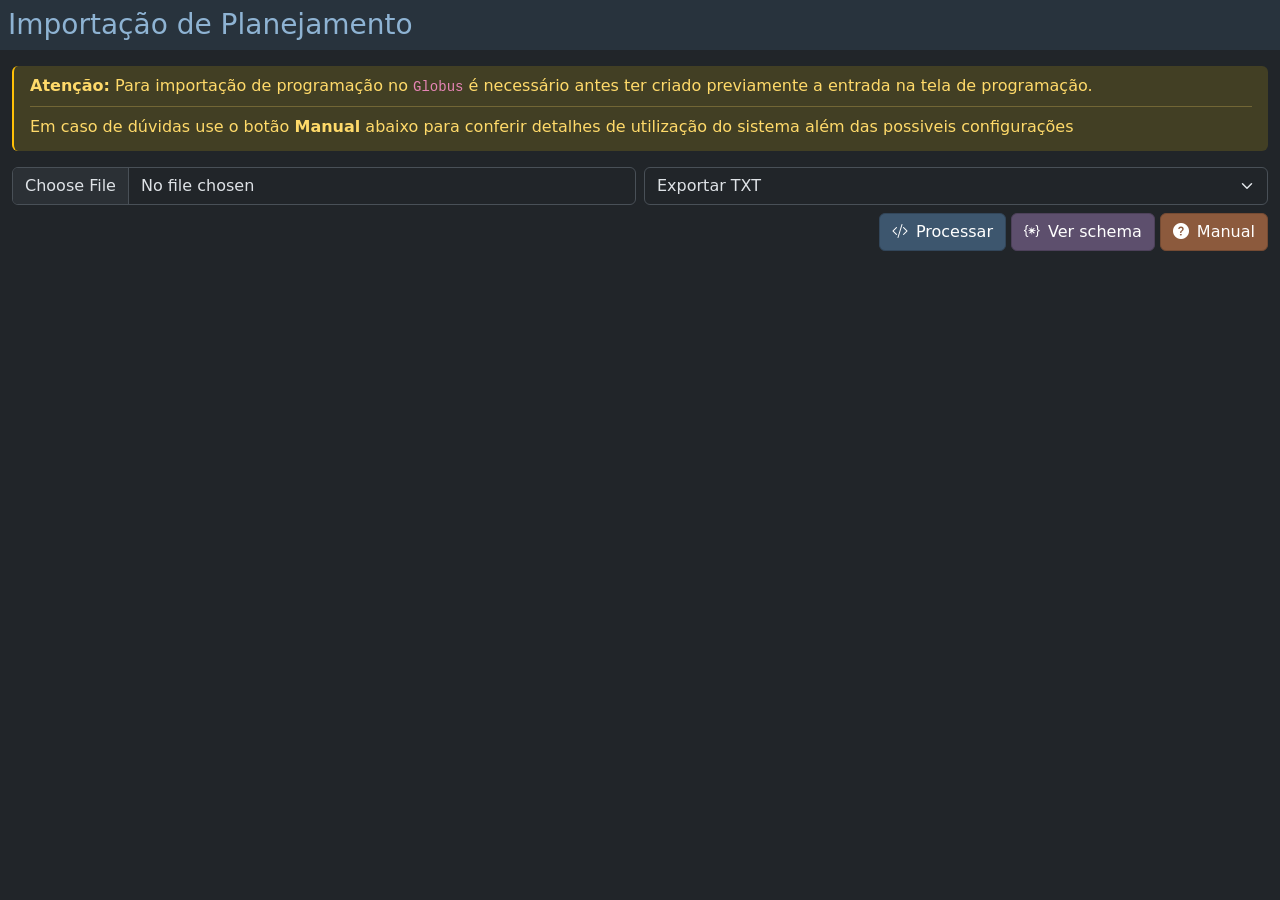
<file: index.html>
<!DOCTYPE html>
<html lang="pt-BR" data-bs-theme="dark">
<head>
    <meta charset="utf-8">
    <meta name="viewport" content="width=device-width, initial-scale=1">
    <title>Conversor OSO</title>
    <link rel="stylesheet" href="static/bootstrap.min.css">
    <link rel="stylesheet" href="static/bs_icons/font/bootstrap-icons.min.css">
    <link rel="stylesheet" href="static/app.css">
</head>
<body>
    <h3 class="text-bg-primary-matte p-2 m-0">Importação de Planejamento</h3>
    <div class="container-fluid">
        <div class="text-bg-warning-matte my-3 px-3 py-2 hl-warning rounded">
            <b>Atenção:</b> Para importação de programação no <code>Globus</code> é necessário antes ter criado previamente a entrada na tela de programação.
            <hr class="my-2">
            <p class="mb-1">Em caso de dúvidas use o botão <b>Manual</b> abaixo para conferir detalhes de utilização do sistema além das possiveis configurações</p>
        </div>
        <div class="row g-2">
            <div class="col-lg">
                <input type="file" id="fileInput" class="form-control" accept=".xlsx" />
            </div>
            <div class="col-lg">
                <select id="formatSelect" class="form-select">
                    <option value="txt">Exportar TXT</option>
                    <option value="csv">Exportar CSV</option>
                </select>
            </div>
            <div class="col-12 text-end">
                <button onclick="handleProcess()" class="btn btn-primary-matte"><i class="bi bi-code-slash me-2"></i>Processar</button>
                <button type="button" class="btn btn-purple-matte" data-bs-toggle="modal" data-bs-target="#schemaModal"><i class="bi bi-braces-asterisk me-2"></i>Ver schema</button>
                <a id="man_link" class="btn btn-orange-matte" href="./manual.html"><i class="bi bi-question-circle-fill me-2"></i>Manual</a>
            </div>
        </div>
    </div>
    
    
    <!-- modal com schema -->
    <div class="modal fade" id="schemaModal" tabindex="-1">
        <div class="modal-dialog modal-lg">
            <div class="modal-content">
                <div class="modal-header">
                    <h6 class="modal-title">Configurações de campo</h6>
                    <button type="button" class="btn-close" data-bs-dismiss="modal" aria-label="Close"></button>
                </div>            
                <div class="modal-body pt-2">
                    <!-- Alerta fixo no topo do body -->
                    <div id="modalSchemaAlert" class="text-bg-danger-matte p-2 mb-2 rounded d-none">
                        <ul id="modalSchemaErrors" class="ps-3 m-0 small"></ul>
                    </div>
                    <div class="table-responsive border" style="max-height: 70vh; overflow-y: auto;"> 
                        <table class="table table-sm mb-0" style="border-collapse: separate; border-spacing: 0;">
                            <thead class="sticky-top" style="top: 0; z-index: 10;">
                                <tr>
                                    <th class="text-bg-primary-matte py-2">Field</th>
                                    <th class="text-bg-primary-matte py-2">Pos</th>
                                    <th class="text-bg-primary-matte py-2">Size</th>
                                    <th class="text-bg-primary-matte py-2">Mask</th>
                                </tr>
                            </thead>
                            <tbody class="small" id="schemaTableTbody"></tbody>
                        </table>
                    </div>
                </div>
                
                <div class="modal-footer">
                    <button type="button" class="btn btn-sm btn-secondary-matte" data-bs-dismiss="modal">Fechar</button>
                    <button type="button" class="btn btn-sm btn-primary-matte" onclick="exportSchemaToCSV()">CSV</button>
                </div>
            </div>
        </div>
    </div>
    
    
    
    <script src="settings.js"></script>
    <script src="export.js"></script>
    <script src="engine.js"></script>
    <script src="static/sheetjs.js"></script>
    <script src="static/bootstrap.bundle.min.js"></script>
    <script src="static/app.js"></script>
    <script src="static/keywatch.js"></script>
    
    <script>
        const appKeyMap = new Keywatch({});
        appKeyMap.bind('alt+l', ()=>{
            location.reload();
        }, {
            icon: 'bi bi-arrow-clockwise me-2',
            desc: 'Limpa e recarrega página'
        });
        appKeyMap.bind('f1', ()=>{
            document.getElementById('man_link').click()
        }, {
            icon: 'bi bi-question-circle-fill me-2',
            desc: 'Mostra manual de uso do sistema'
        });
        
        // constroi schema no modal
        function renderSchemaTable() {
            const tbody = document.getElementById('schemaTableTbody');
            const alertDiv = document.getElementById('modalSchemaAlert');
            const errorList = document.getElementById('modalSchemaErrors');
            const typeMap = { hour: "HH:MM" };
            
            let currentPos = 1;
            let errors = [];
            
            tbody.innerHTML = '';
            errorList.innerHTML = '';
            alertDiv.classList.add('d-none');
            
            // 1. Validar se todos os itens do layout existem nos campos disponíveis
            SETTINGS.layout.forEach(item => {
                if (!SETTINGS.camposDisponiveis.includes(item.field)) {
                    errors.push(`Campo <strong>${item.field}</strong> definido no layout não existe nos campos disponiveis`);
                }
                if (item.type && !typeMap[item.type]) {
                    errors.push(`Tipo <strong>${item.type}</strong> no campo ${item.field} não possui máscara mapeada`);
                }
                if (!item.size || item.size <= 0) {
                    errors.push(`Campo <strong>${item.field}</strong> possui tamanho (size) inválido`);
                }
            });
            
            // 2. Renderizar Tabela
            SETTINGS.camposDisponiveis.forEach(campoNome => {
                const layoutConfig = SETTINGS.layout.find(item => item.field === campoNome);
                const tr = document.createElement('tr');
                
                if (layoutConfig) {
                    const mask = layoutConfig.type ? (typeMap[layoutConfig.type] || '') : '';
                    tr.innerHTML = `
                <td>${campoNome}</td>
                <td>${currentPos}</td>
                <td>${layoutConfig.size}</td>
                <td>${mask}</td>
            `;
                    currentPos += layoutConfig.size;
                } else {
                    tr.innerHTML = `
                <td class="text-bg-purple-matte">${campoNome}</td>
                <td class="text-bg-purple-matte">-</td>
                <td class="text-bg-purple-matte">-</td>
                <td class="text-bg-purple-matte">-</td>
            `;
                }
                tbody.appendChild(tr);
            });
            
            // 3. Exibir erros se houver
            if (errors.length > 0) {
                errors.forEach(err => {
                    const li = document.createElement('li');
                    li.innerHTML = err;
                    errorList.appendChild(li);
                });
                alertDiv.classList.remove('d-none');
            }
        }        
        renderSchemaTable();
        
        function exportSchemaToCSV() {
            const typeMap = { hour: "HH:MM" };
            let currentPos = 1;
            
            // Cabeçalho do CSV
            let csvContent = "Campo;Posicao Inicial;Tamanho;Mascara\n";
            
            // Filtramos apenas os campos que estão no layout (seguindo sua regra)
            SETTINGS.layout.forEach(item => {
                // Apenas processa se o campo existir nos disponíveis
                if (SETTINGS.camposDisponiveis.includes(item.field)) {
                    const mask = item.type ? (typeMap[item.type] || "") : "";
                    
                    // Monta a linha: Nome;Inicio;Tamanho;Mascara
                    csvContent += `${item.field};${currentPos};${item.size};${mask}\n`;
                    
                    // Incrementa a posição para o próximo campo
                    currentPos += item.size;
                }
            });
            
            // Cria o arquivo para download
            const blob = new Blob([csvContent], { type: 'text/csv;charset=utf-8;' });
            const url = URL.createObjectURL(blob);
            const link = document.createElement("a");
            
            link.setAttribute("href", url);
            link.setAttribute("download", "layout_schema.csv");
            link.style.visibility = 'hidden';
            
            document.body.appendChild(link);
            link.click();
            document.body.removeChild(link);
        }
        
        
        
        async function handleProcess() {
            const fileInput = document.getElementById('fileInput');
            if (!fileInput.files[0]) return appAlert("warning", '<i class="bi bi-exclamation-triangle-fill me-1"></i> Selecione um arquivo', false);
            
            const format = document.getElementById('formatSelect').value;
            const reader = new FileReader();
            
            reader.onload = function(e) {
                try {
                    const data = new Uint8Array(e.target.result);
                    // O engine.js espera o objeto workbook bruto para extrair a aba correta
                    const workbook = XLSX.read(data, {type: 'array'});
                    
                    // 1. Chama o motor passando o workbook inteiro
                    // O Engine interno fará: XLSX.utils.sheet_to_json(workbook.Sheets[SETTINGS.guiaAnalise])
                    const results = Engine.process(workbook);
                    
                    if (!results || results.length === 0) {
                        throw new Error("Nenhum dado processado. Verifique se a aba e os intervalos estão corretos.");
                    }
                    
                    // 2. Exportação conforme o formato selecionado
                    if (format === 'txt') {
                        Exporter.download(Exporter.toTXT(results), 'import.txt', 'text/plain');
                    } else if (format === 'csv') {
                        Exporter.download(Exporter.toCSV(results), 'import.csv', 'text/csv');
                    }
                    
                    // Feedback visual de sucesso (função assumida como existente no seu app.js)
                    if (typeof appAlert === 'function') {
                        appAlert('success', 'Arquivo processado com sucesso!', true);
                    } else {
                        alert("Arquivo processado com sucesso!");
                    }
                    
                } catch (err) {
                    console.error(err);
                    // Tratamento de erro detalhado para o usuário
                    if (typeof appAlert === 'function') {
                        appAlert('danger', `<b>Erro</b> ao processar arquivo:<hr><code>${err.message}</code>`, false);
                    } else {
                        alert(`Erro: ${err.message}`);
                    }
                }
            };
            
            reader.readAsArrayBuffer(fileInput.files[0]);
        }
    </script>
</body>
</html>
</file>
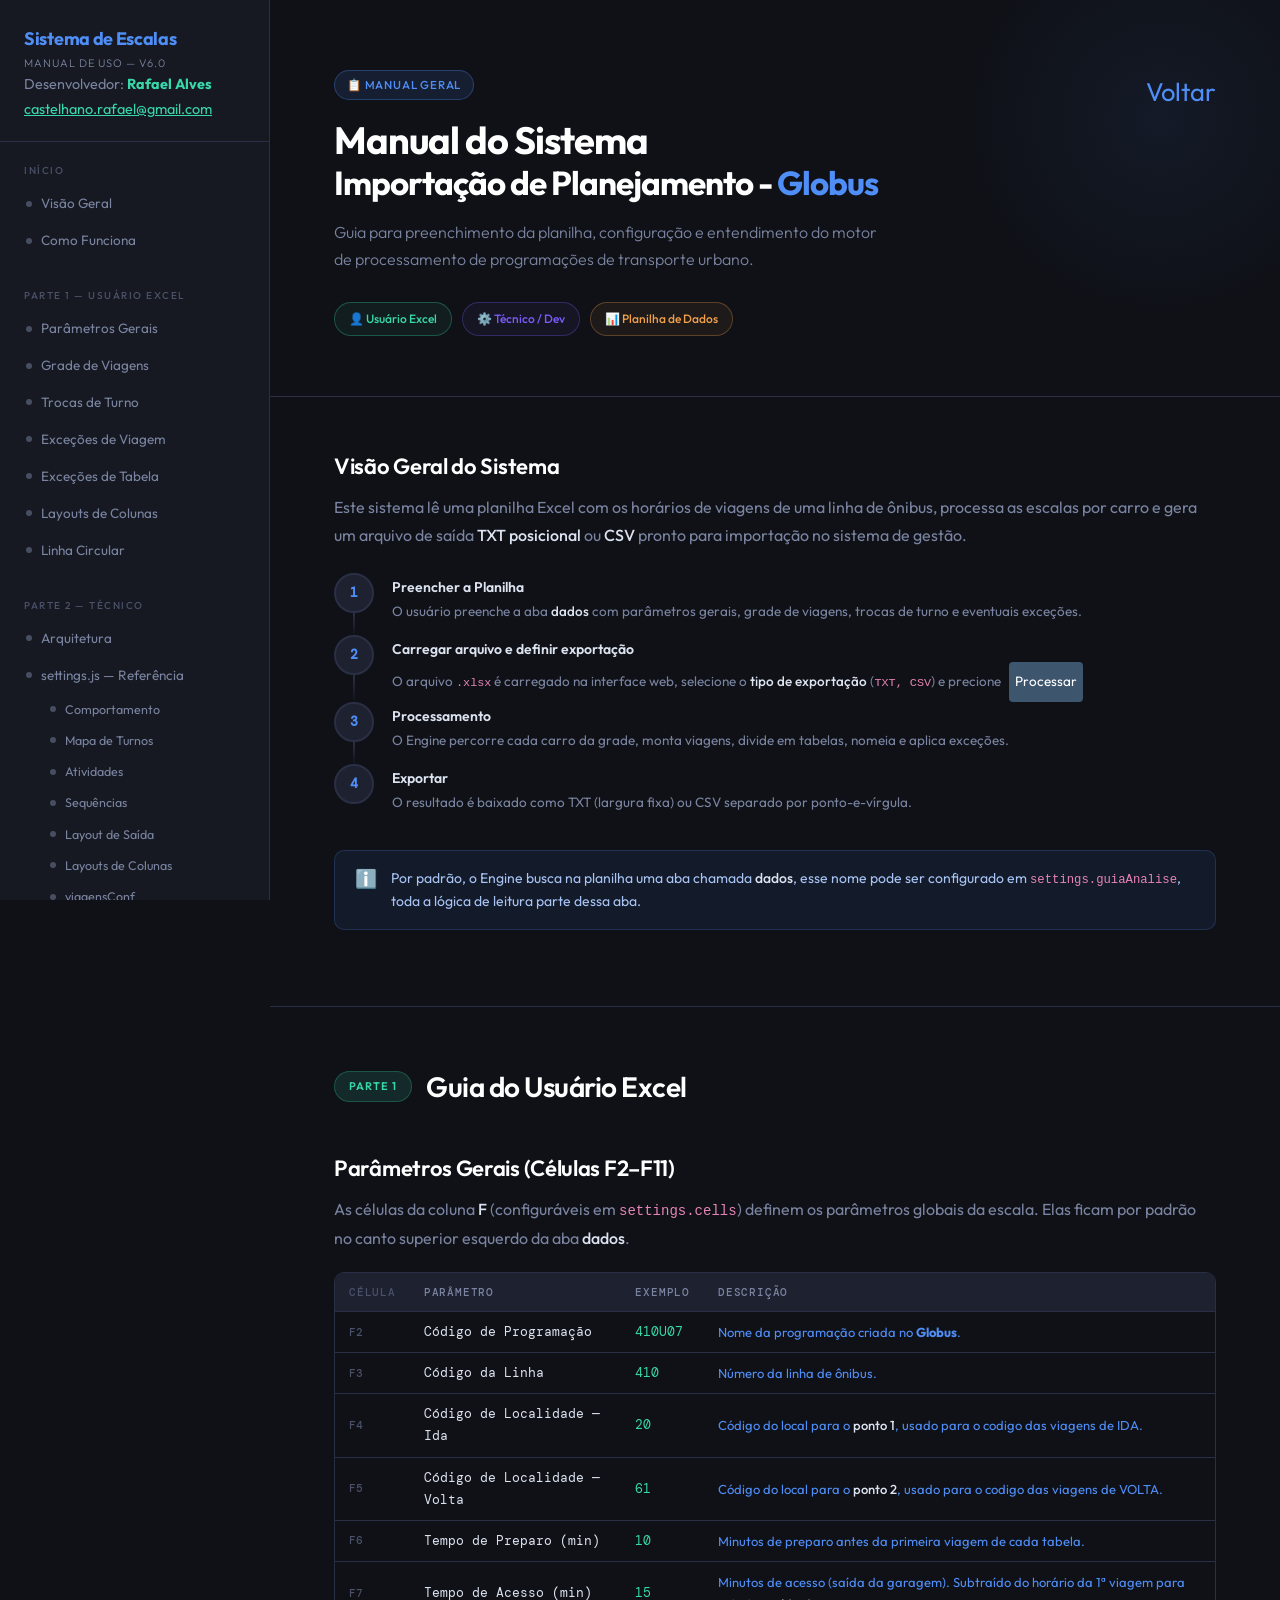
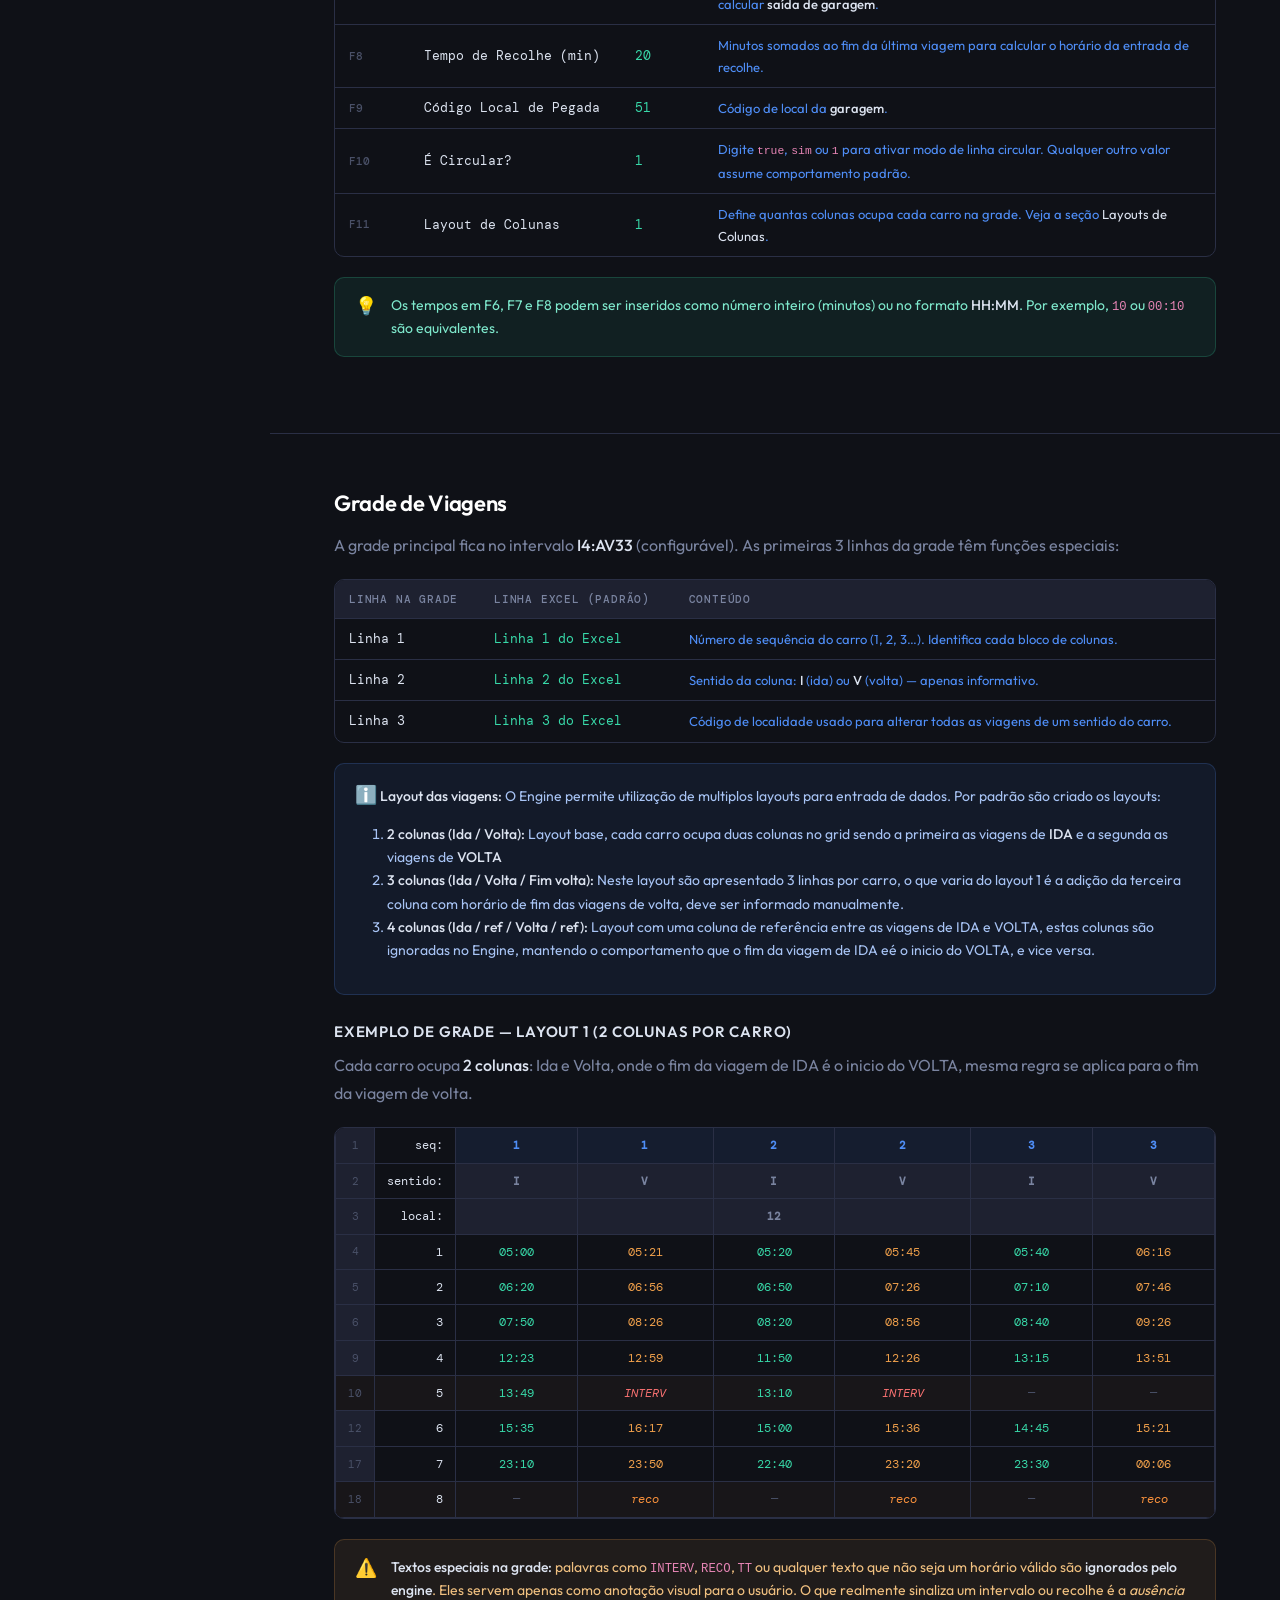
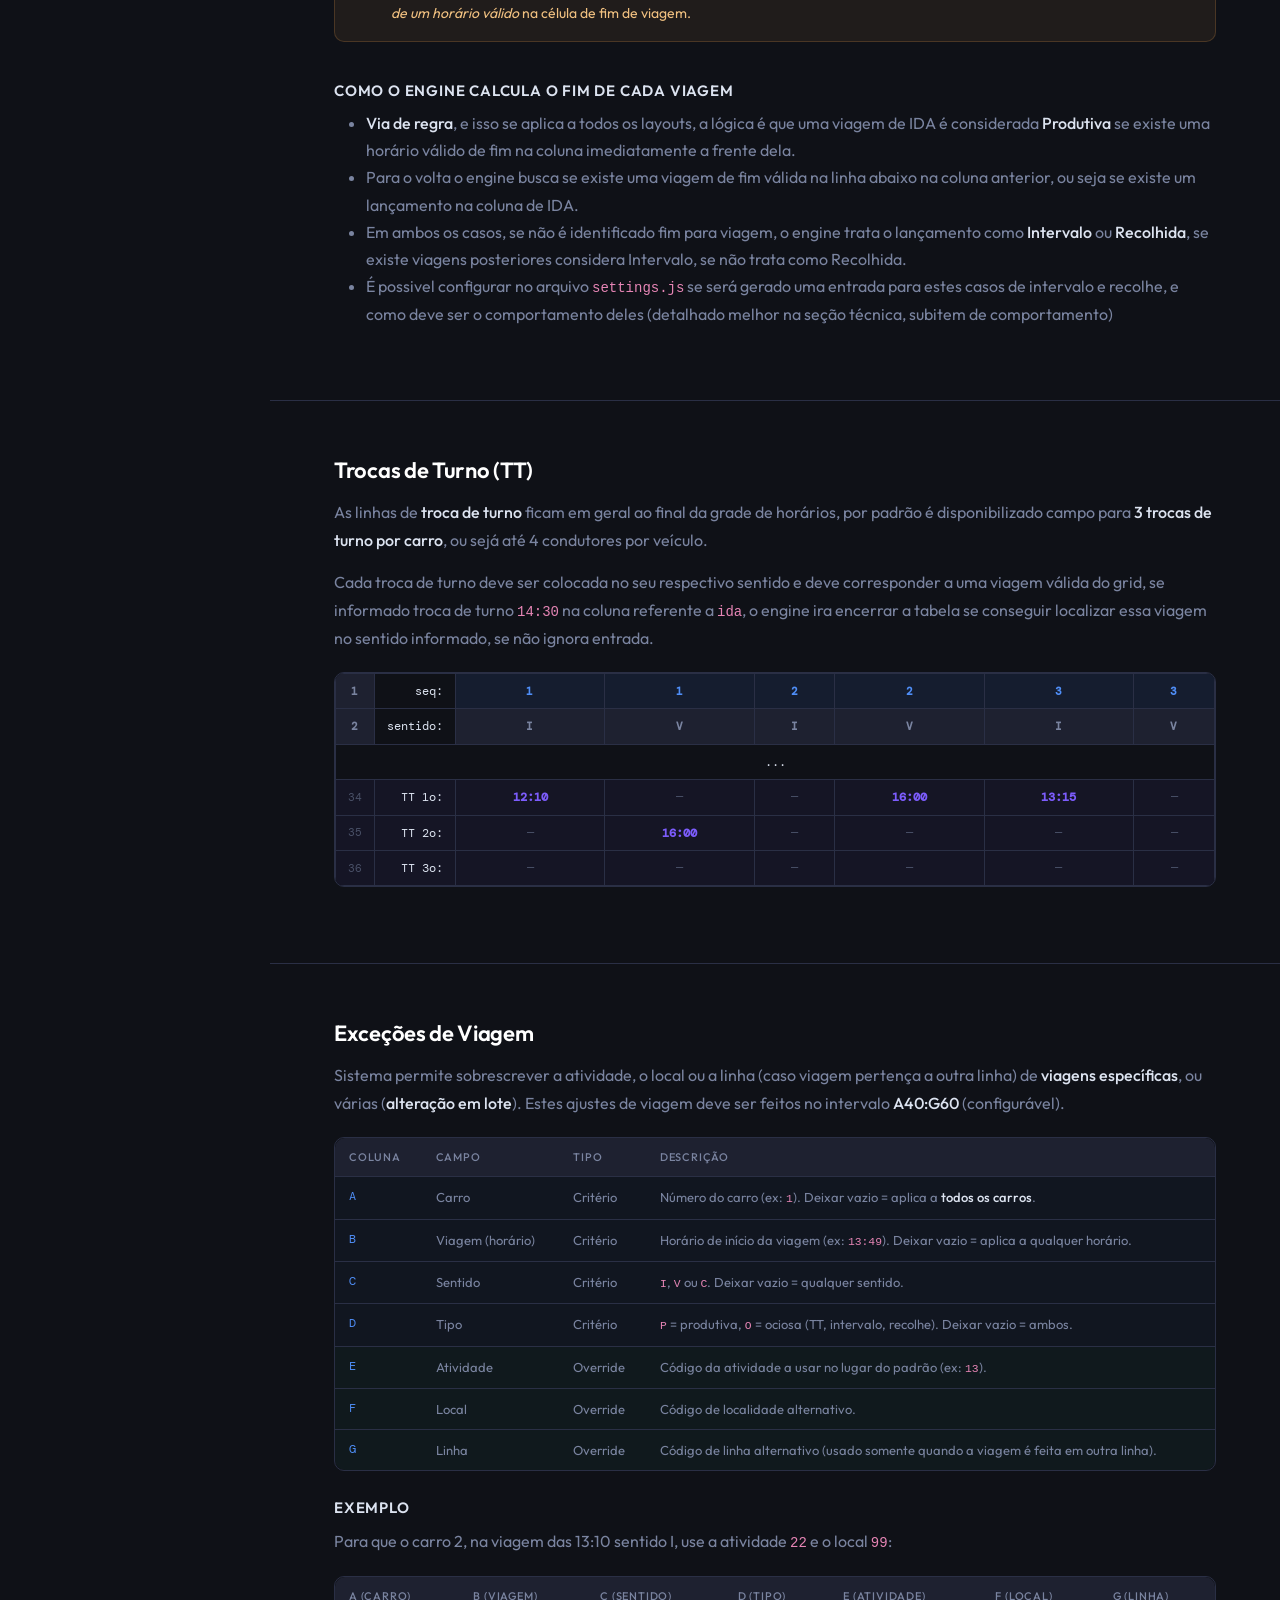
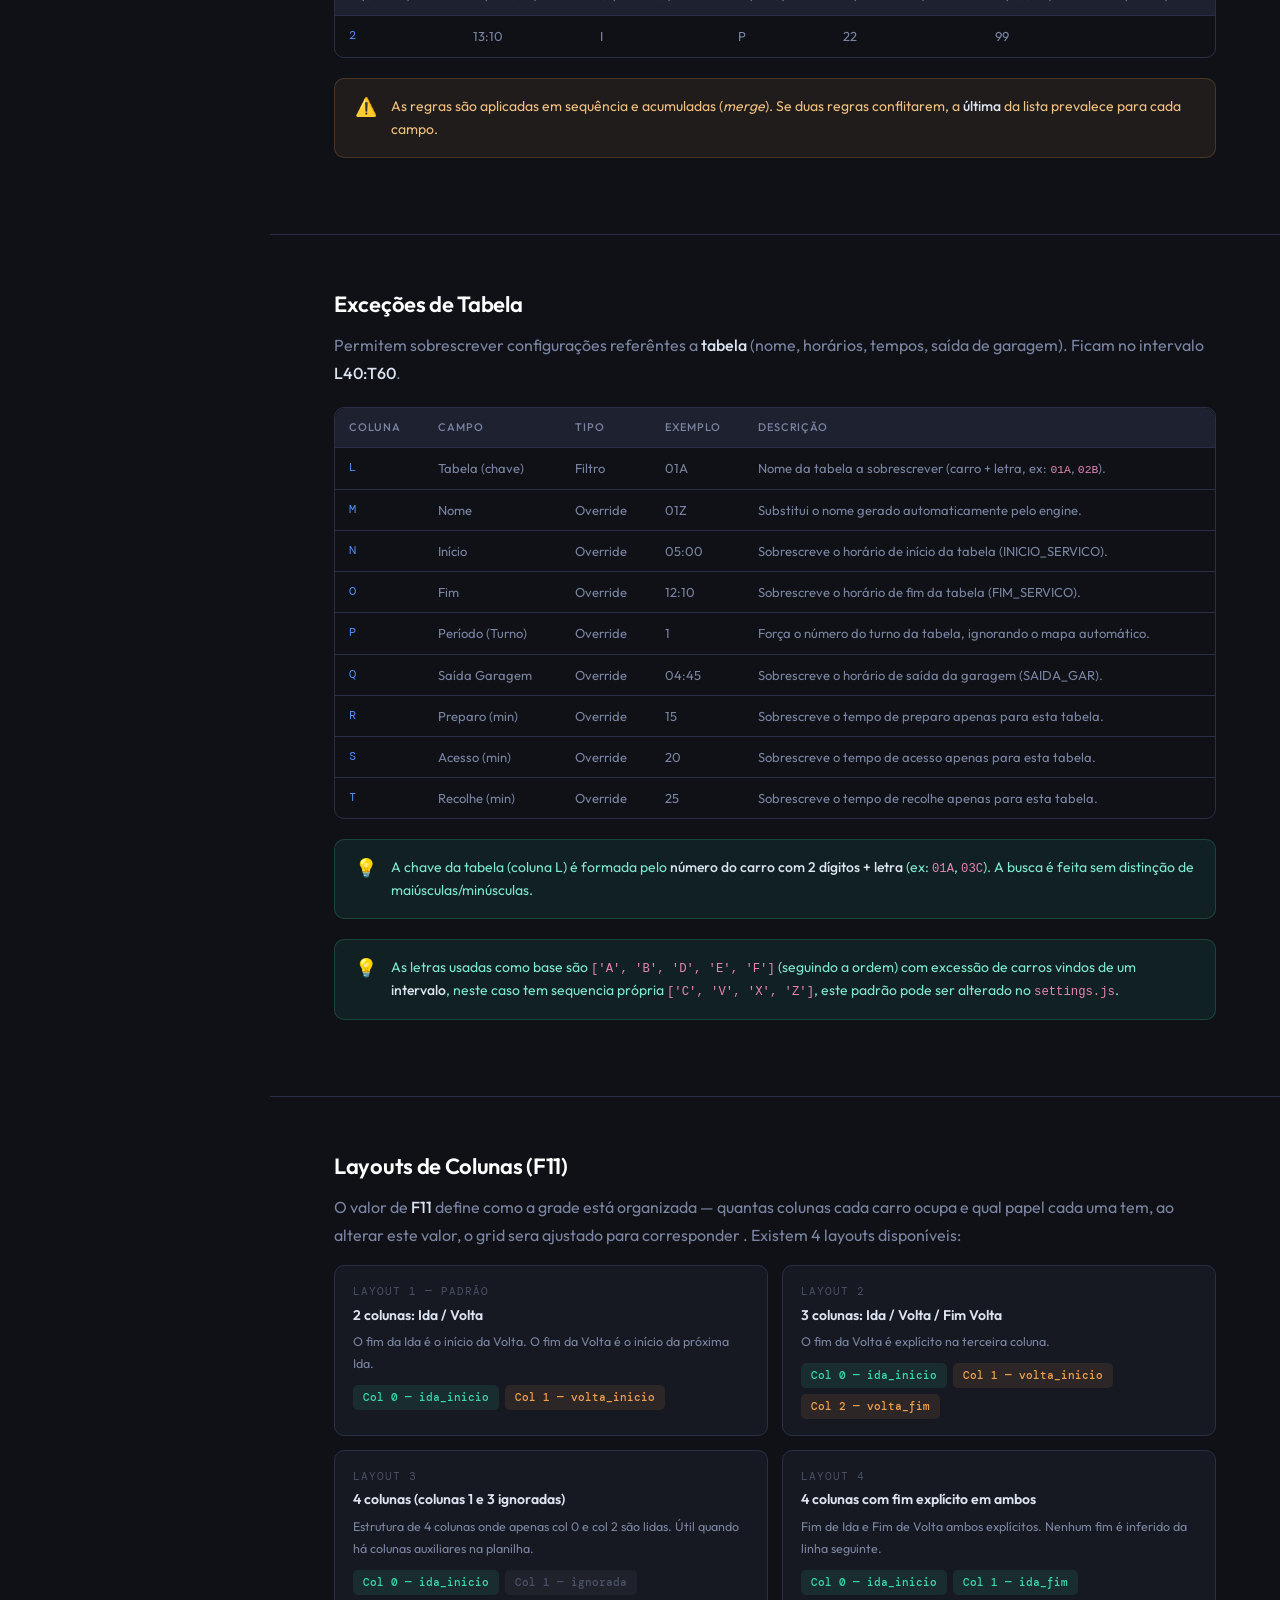
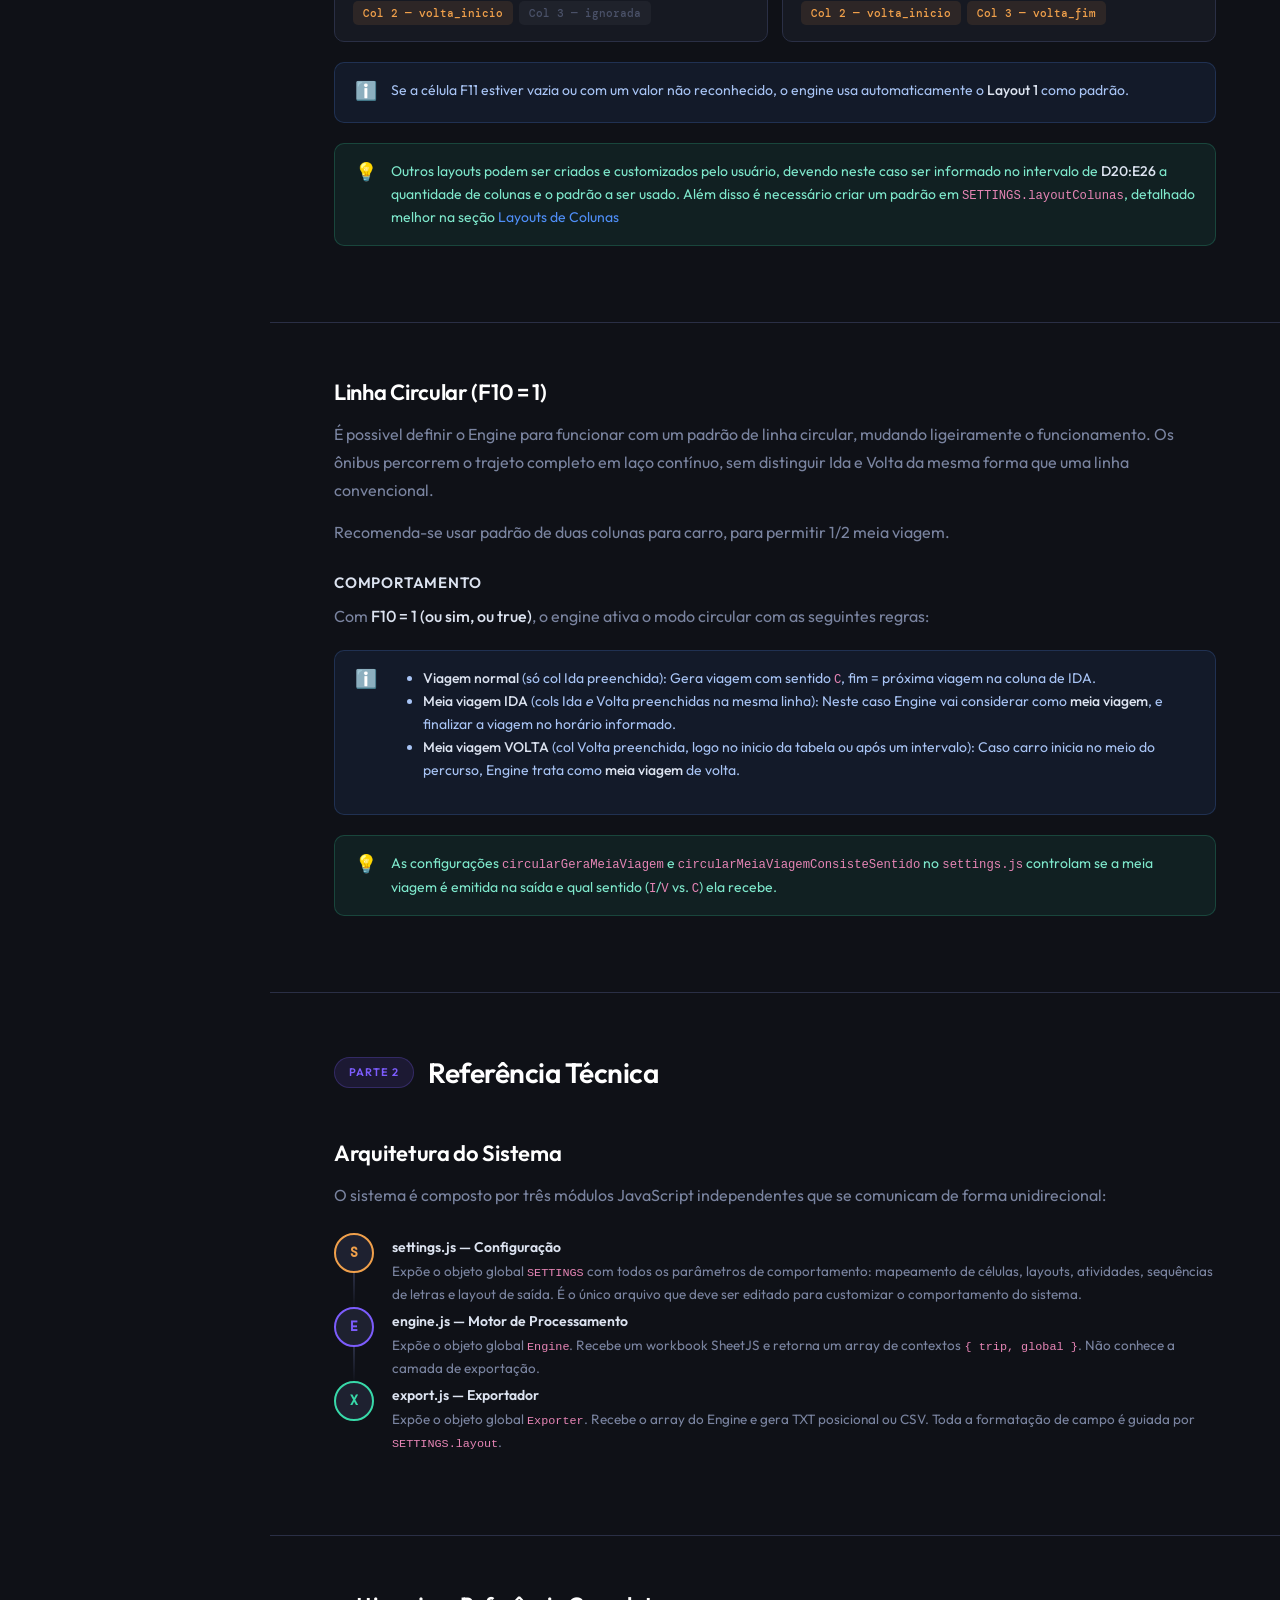
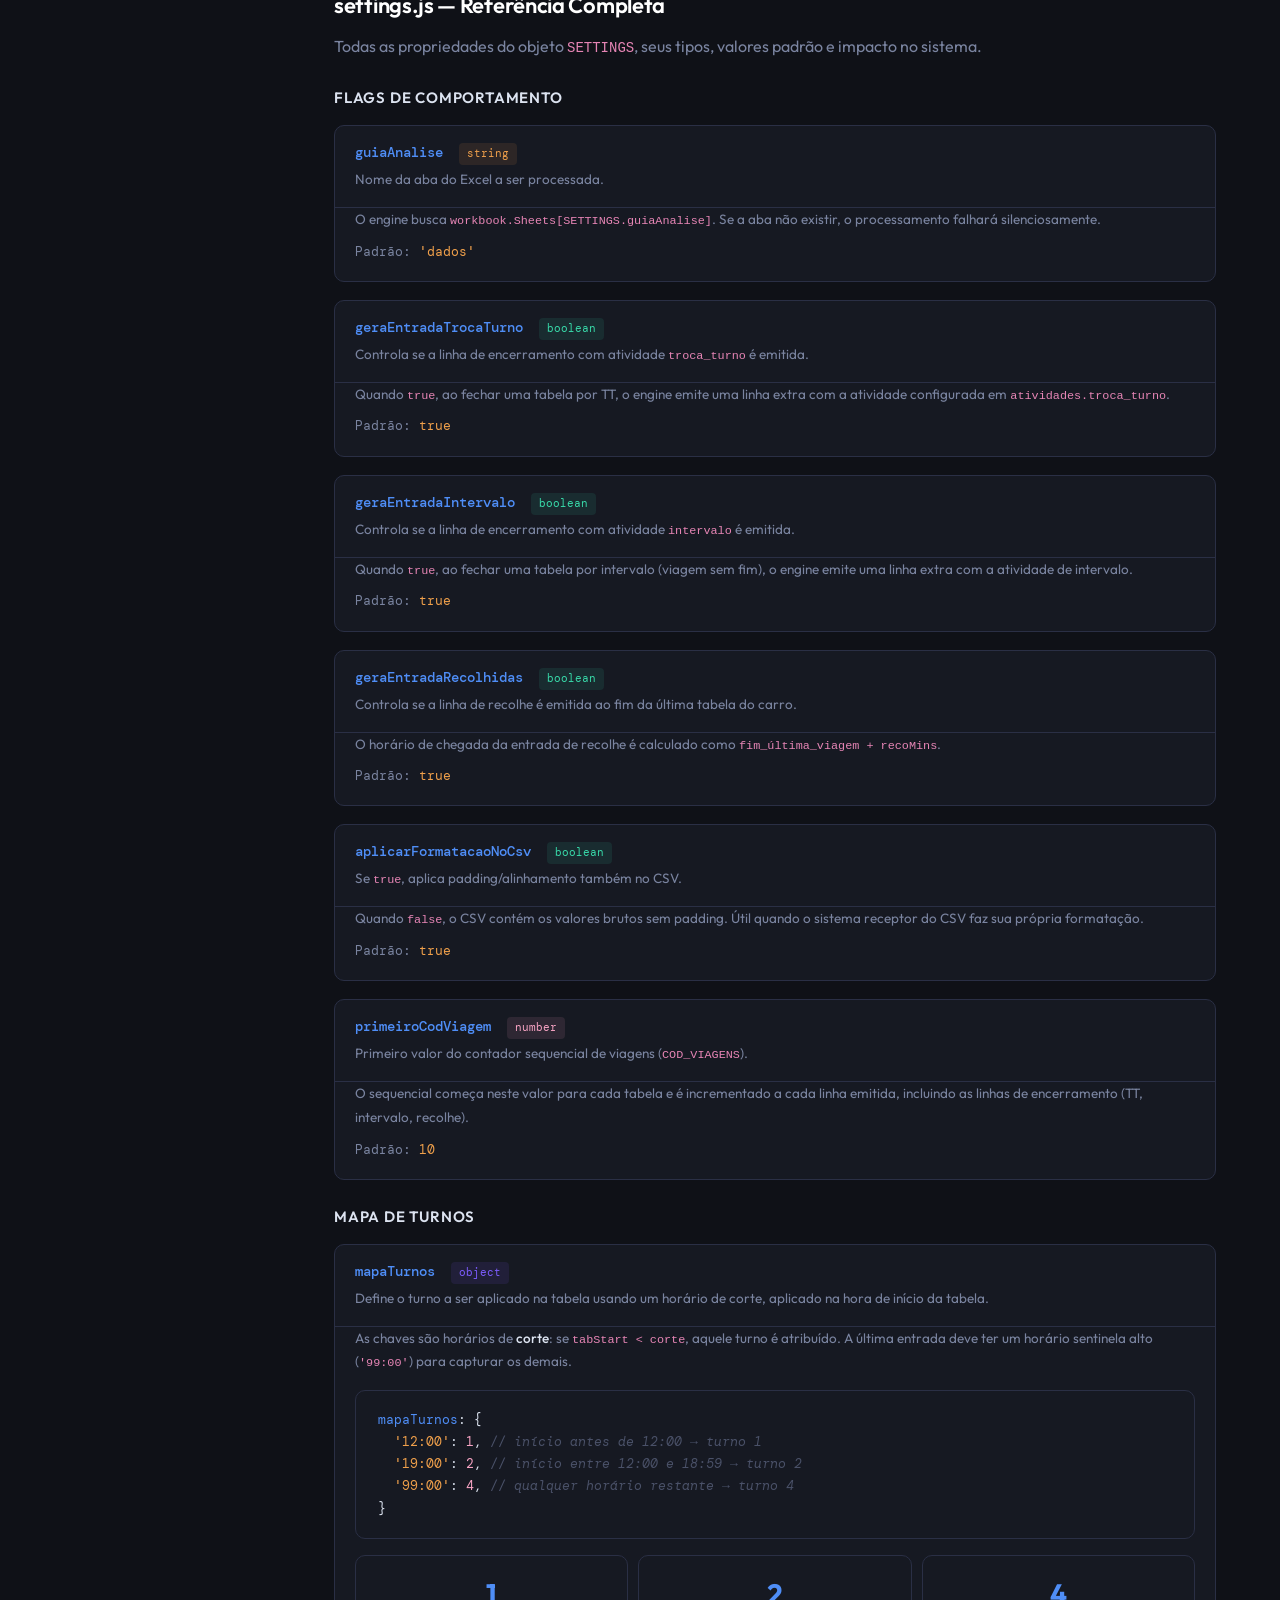
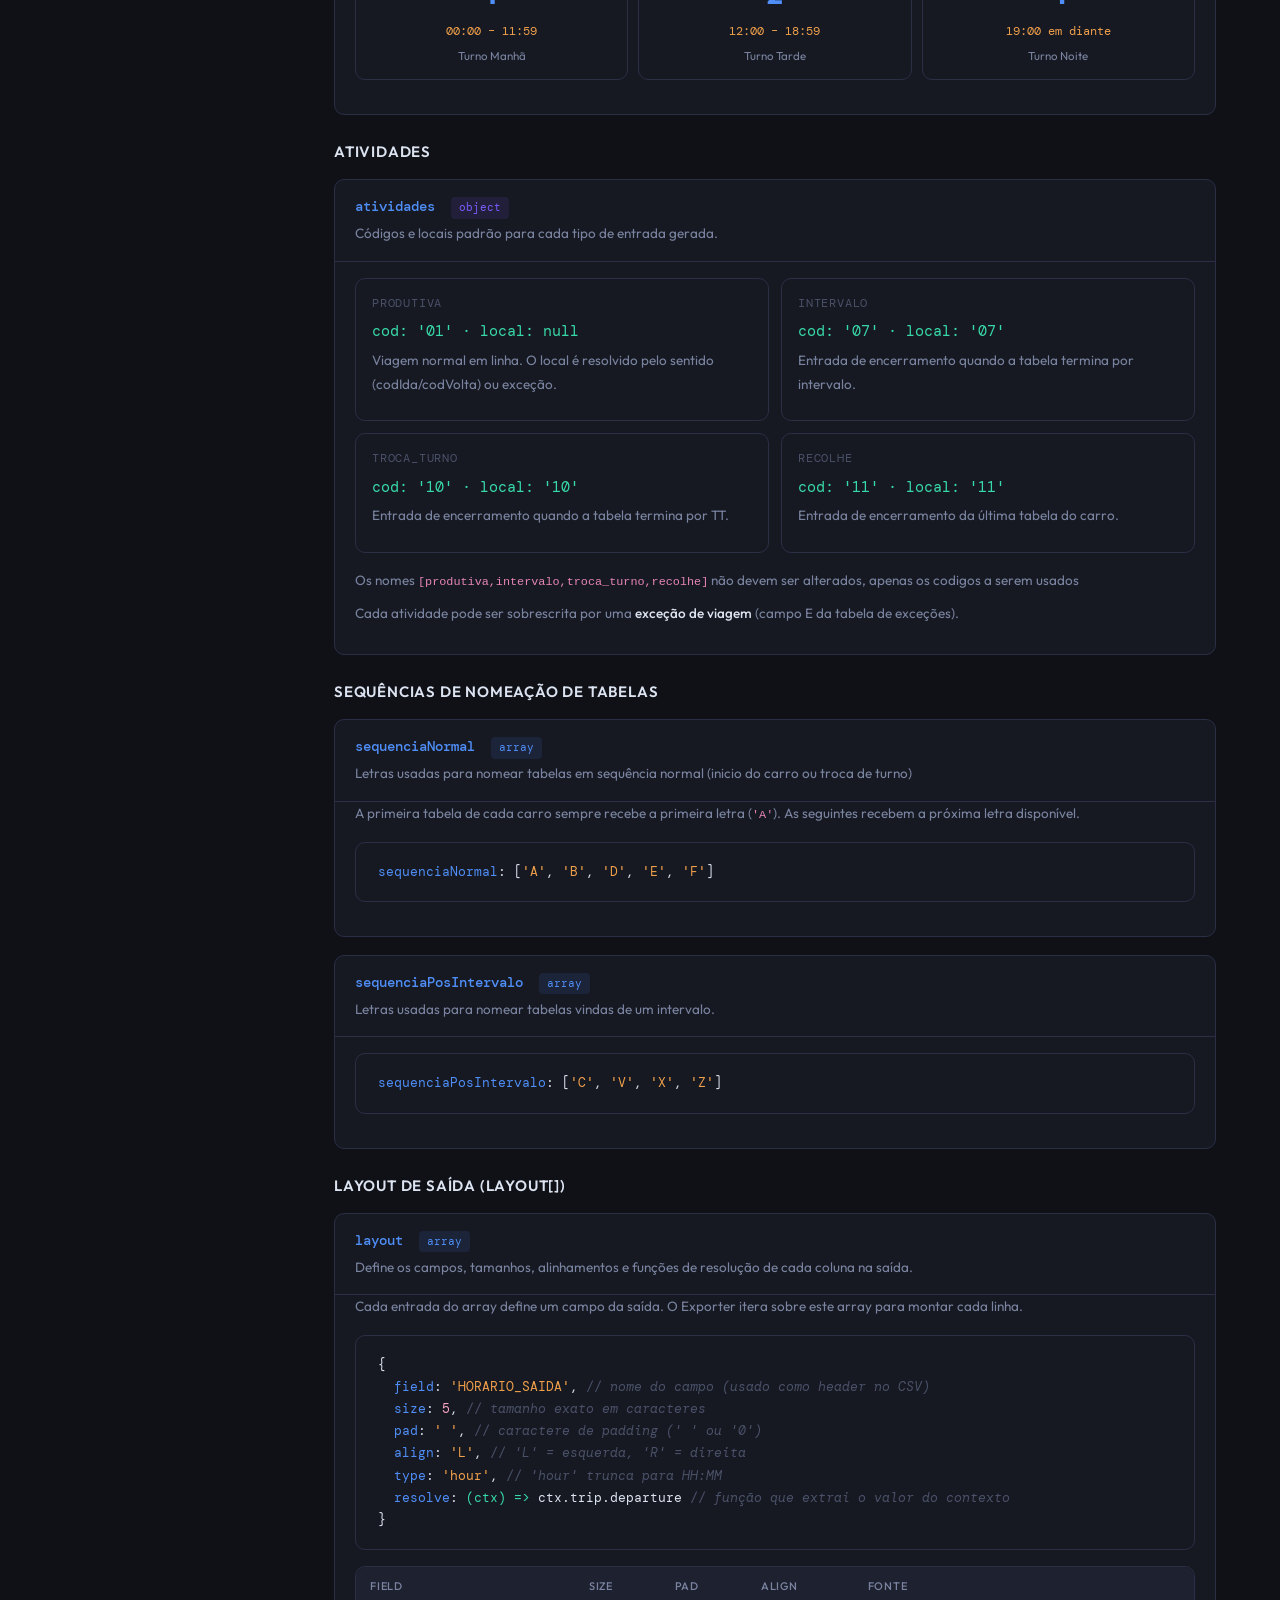
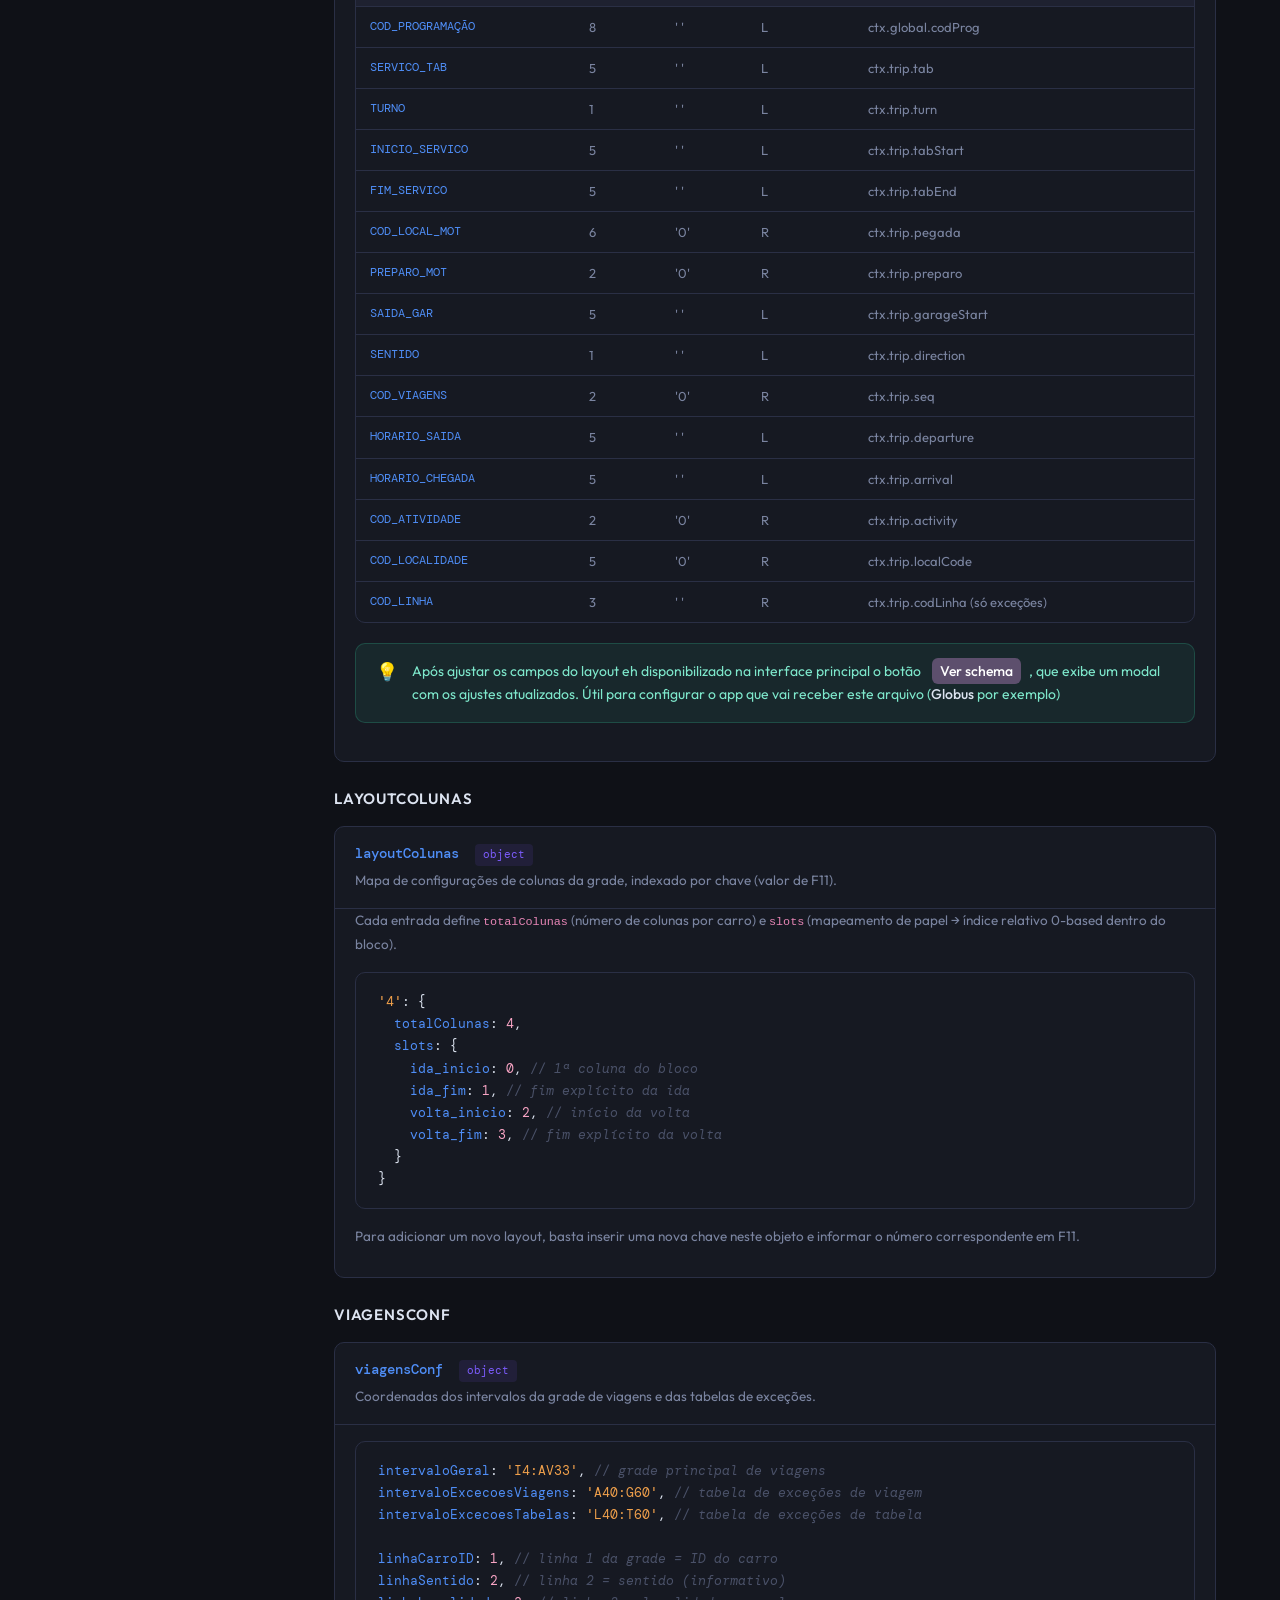
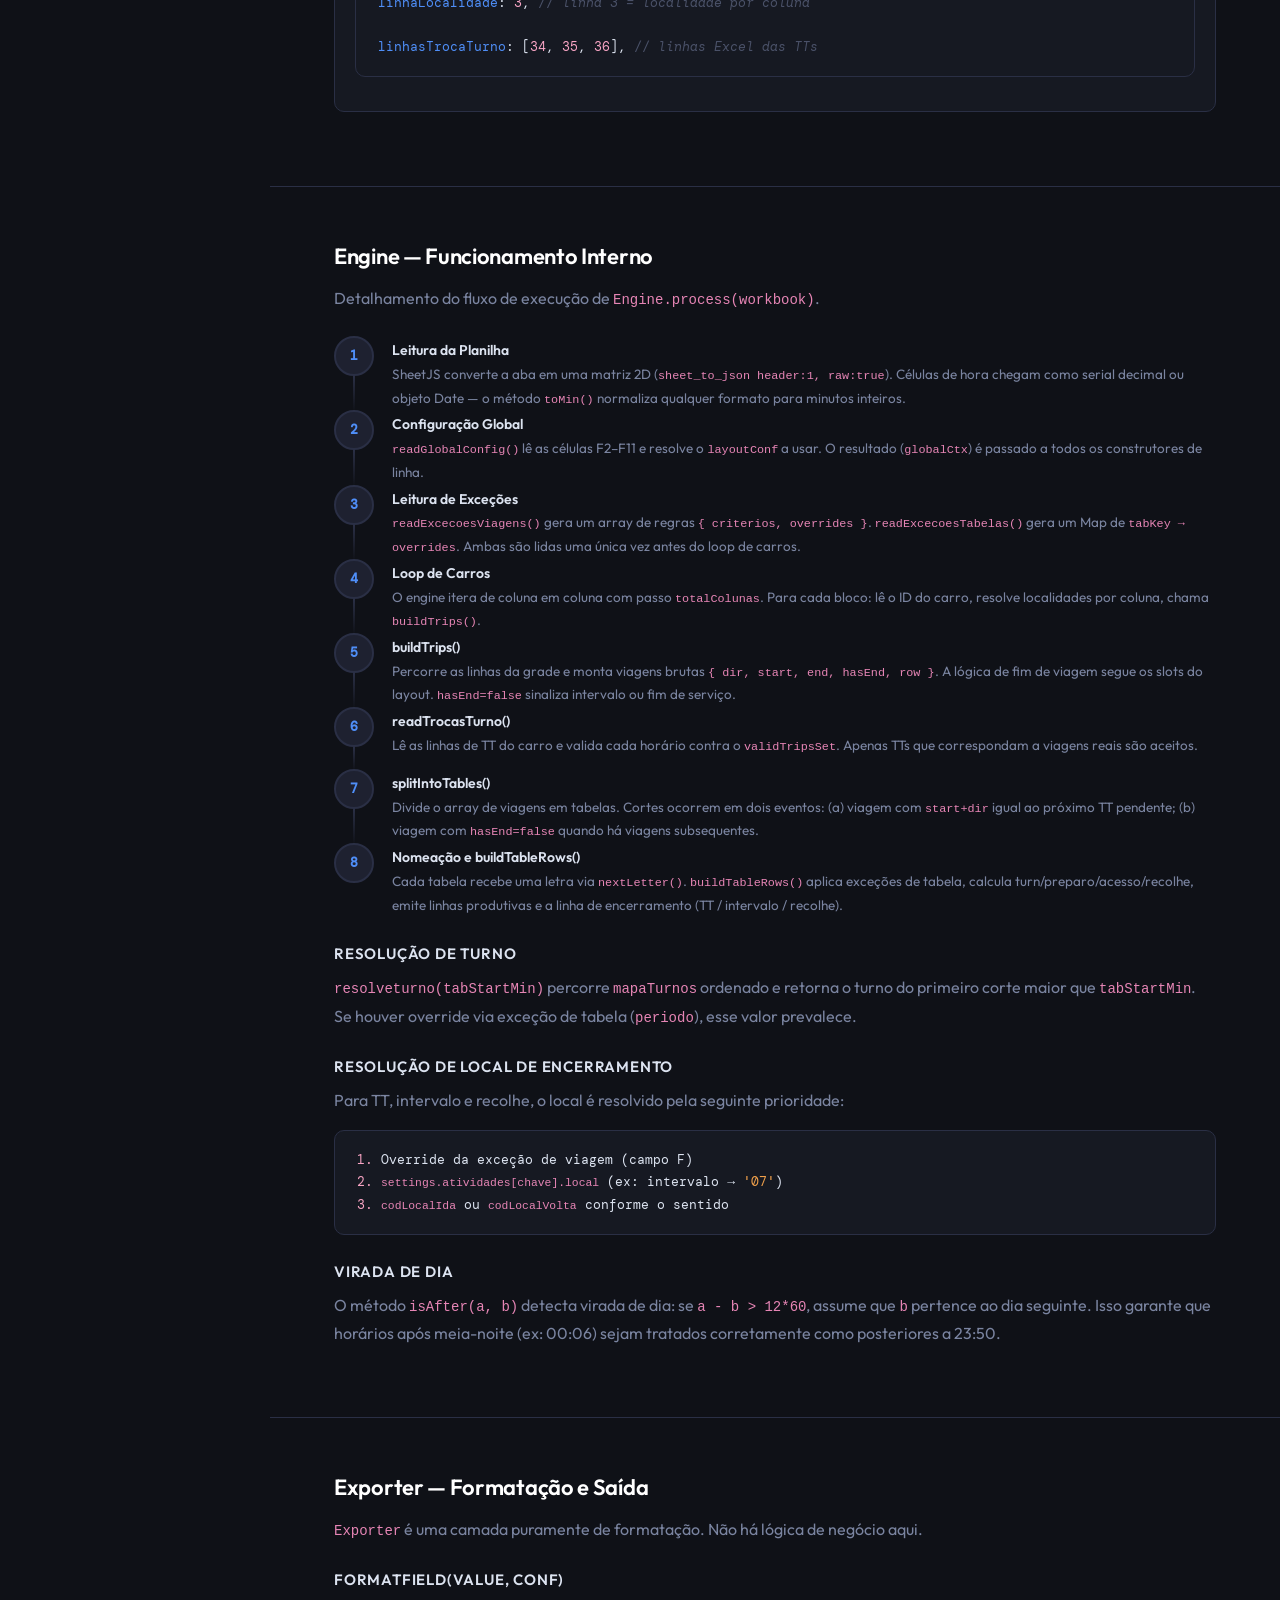
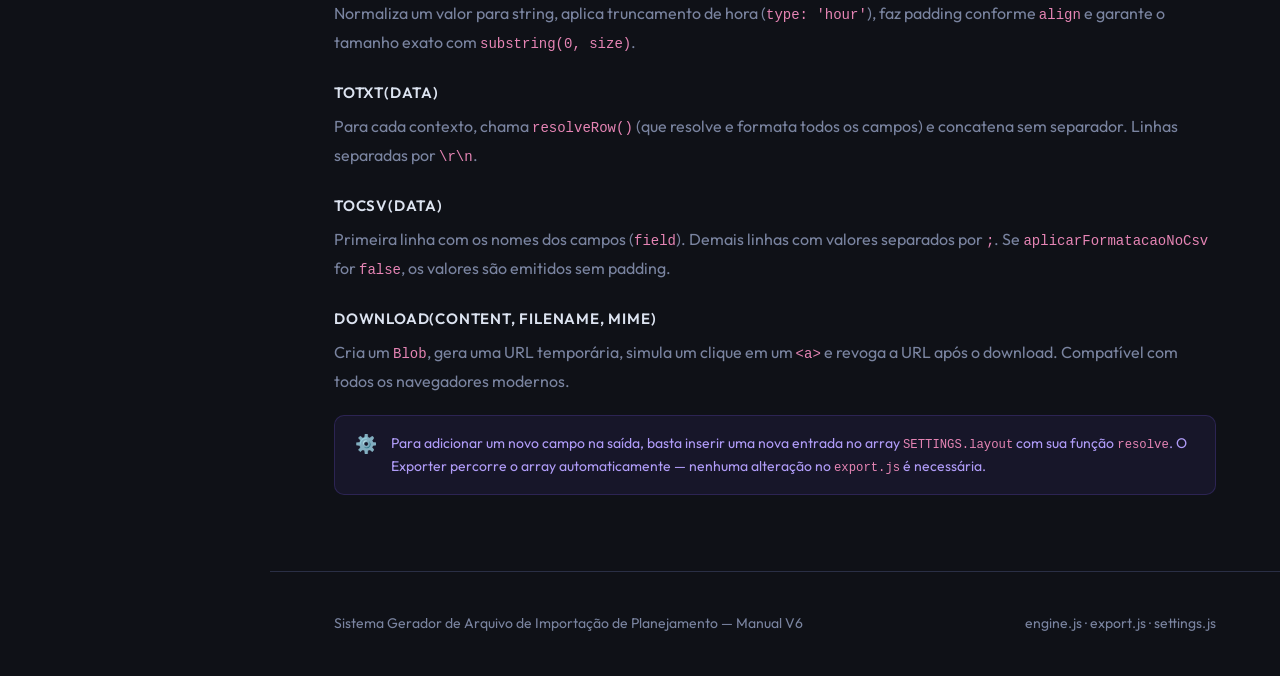
<file: manual.html>
<!DOCTYPE html>
<html lang="pt-BR" data-bs-theme="dark">
<head>
<meta charset="UTF-8">
<meta name="viewport" content="width=device-width, initial-scale=1.0">
<title>Manual - Import Programação</title>
<link href="https://fonts.googleapis.com/css2?family=DM+Mono:wght@300;400;500&family=Outfit:wght@300;400;500;600&display=swap" rel="stylesheet">
<link rel="stylesheet" href="static/bootstrap.min.css">
<link rel="stylesheet" href="static/bs_icons/font/bootstrap-icons.min.css">
<link rel="stylesheet" href="static/app.css">
<style>
  :root {
    --bg:         #0f1117;
    --bg2:        #161922;
    --bg3:        #1e2130;
    --border:     #2a2f45;
    --accent:     #4f8ef7;
    --accent2:    #7c5cfc;
    --accent3:    #38d9a9;
    --warn:       #f0a04b;
    --text:       #dce3f0;
    --text-muted: #7a84a0;
    --text-dim:   #4a5168;
    --tag-bg:     rgba(79,142,247,0.12);
    --tag-border: rgba(79,142,247,0.3);
    --radius:     10px;
    --sidebar-w:  270px;
    --matte-bg: #3d566e;
    --matte-border: #32465a;
    --matte-color: #ffffff;
  }

  *, *::before, *::after { box-sizing: border-box; margin: 0; padding: 0; }

  html { scroll-behavior: smooth; }

  body {
    font-family: 'Outfit', sans-serif;
    background: var(--bg);
    color: var(--text);
    font-size: 1rem;
    line-height: 1.7;
    display: flex;
    min-height: 100vh;
  }
  body:has(dialog[open]) {
    overflow: hidden;
  }

  /* Estilização Independente para o Modal do Keywatch */
dialog#keywatch-modal {
    border: 1px solid var(--border);
    border-radius: var(--radius);
    background: var(--bg2);
    color: var(--text);
    padding: 24px;
    max-width: 600px;
    width: 90%;
    max-height: 80vh;
    box-shadow: 0 20px 40px rgba(0,0,0,0.4);
    /* Corrigindo o reset global: */
    margin: auto !important; 
}

dialog#keywatch-modal::backdrop {
    background: rgba(0, 0, 0, 0.75);
    backdrop-filter: blur(4px);
}

#keywatch-modal .context-label {
    position: absolute;
    top: 38px!important;      /* Alinhado com o padding superior + um pequeno ajuste */
    right: 38px!important;    /* Alinhado com o padding lateral + folga para a borda do input */
    font-size: 10px!important;
    color: var(--text-muted);
    text-transform: uppercase;
    letter-spacing: 1px;
    pointer-events: none; /* Evita que o clique no label atrapalhe o foco no input */
}

#keywatch-modal .kw-search {
    background: var(--bg);
    border: 1px solid var(--border);
    color: var(--text);
    border-radius: 6px;
    padding: 8px 12px;
    width: 100%;
    margin-bottom: 15px;
}

#keywatch-modal .kw-table {
    width: 100%;
    border-collapse: collapse;
    font-size: 13px;
}

#keywatch-modal .kw-table th {
    text-align: left;
    color: var(--text-muted);
    border-bottom: 1px solid var(--border);
    padding: 8px;
}

#keywatch-modal .kw-table td {
    padding: 10px 8px;
    border-bottom: 1px solid var(--border);
}

#keywatch-modal .kw-key {
    background: var(--bg3);
    color: var(--accent);
    padding: 2px 6px;
    border-radius: 4px;
    font-family: 'DM Mono', monospace;
    border: 1px solid var(--border);
    margin-right: 4px;
}

  /* ── SIDEBAR ─────────────────────────────────────── */
  #sidebar {
    width: var(--sidebar-w);
    /* min-height: 100vh; */
    height: 100vh;
    background: var(--bg2);
    border-right: 1px solid var(--border);
    position: fixed;
    top: 0; left: 0;
    /* overflow-y: auto; */
    overflow-y: overlay;
    display: flex;
    flex-direction: column;
    z-index: 100;
    transition: transform 0.3s;
  }

  .sidebar-logo {
    padding: 28px 24px 20px;
    border-bottom: 1px solid var(--border);
  }

  .sidebar-logo .app-name {
    font-family: 'Outfit', serif;
    font-size: 18px;
    font-weight: 700;
    color: var(--accent);
    letter-spacing: -0.3px;
    line-height: 1.2;
  }

  .sidebar-logo .app-sub {
    font-size: 11px;
    color: var(--text-muted);
    font-weight: 300;
    margin-top: 4px;
    text-transform: uppercase;
    letter-spacing: 1px;
  }
  .sidebar-logo .app-owner {
    font-size: 0.9rem;
    color: var(--text-muted);
  }
  .sidebar-logo .app-owner b {
    color: var(--accent3);
  }
  .sidebar-logo .app-contact {
    font-size: 0.9rem;
    user-select: all;
    text-decoration: underline;
    color: var(--accent3);
  }

   /* Personalização da barra de rolagem para o Sidebar */
  #sidebar::-webkit-scrollbar {
    width: 6px;
  }

  #sidebar::-webkit-scrollbar-track {
    background: transparent;
  }

  #sidebar::-webkit-scrollbar-thumb {
    background: transparent; /* Invisível por padrão */
    border-radius: 10px;
  }

  /* Quando o mouse estiver sobre o sidebar, a barrinha aparece */
  #sidebar:hover::-webkit-scrollbar-thumb {
    background: var(--border); 
  }

  /* Cor ao passar o mouse na barrinha em si */
  #sidebar::-webkit-scrollbar-thumb:hover {
    background: var(--text-dim);
  }
  
  /* Firefox */
  #sidebar {
    scrollbar-width: thin;
    scrollbar-color: transparent transparent;
  }
  
  #sidebar:hover {
    scrollbar-color: var(--border) transparent;
  }

  .nav-section {
    padding: 20px 16px 8px;
  }

  .nav-section-title {
    font-size: 10px;
    text-transform: uppercase;
    letter-spacing: 1.5px;
    color: var(--text-dim);
    font-weight: 500;
    padding: 0 8px;
    margin-bottom: 6px;
  }

  .nav-section:last-of-type {
    padding-bottom: 60px; /* adiciona padding ao final do ultimo item */
}

  .nav-item {
    display: flex;
    align-items: center;
    gap: 9px;
    padding: 7px 10px;
    border-radius: 7px;
    color: var(--text-muted);
    text-decoration: none;
    font-size: 13.5px;
    font-weight: 400;
    transition: all 0.15s;
    cursor: pointer;
  }

  .nav-item:hover { background: var(--bg3); color: var(--text); }
  .nav-item.active { background: var(--tag-bg); color: var(--accent); }

  .nav-item .dot {
    width: 6px; height: 6px;
    border-radius: 50%;
    background: currentColor;
    opacity: 0.5;
    flex-shrink: 0;
  }

  .nav-sub {
    padding-left: 24px;
  }

  .nav-sub .nav-item {
    font-size: 12.5px;
    padding: 5px 10px;
  }

  /* ── MAIN ────────────────────────────────────────── */
  #main {
    margin-left: var(--sidebar-w);
    flex: 1;
    min-width: 0;
  }

  /* ── HERO ─────────────────────────────────────────── */
  .hero {
    padding: 70px 64px 60px;
    border-bottom: 1px solid var(--border);
    position: relative;
    overflow: hidden;
  }

  .hero::before {
    content: '';
    position: absolute;
    top: -80px; right: -80px;
    width: 400px; height: 400px;
    background: radial-gradient(circle, rgba(79,142,247,0.07) 0%, transparent 70%);
    pointer-events: none;
  }

  .hero-badge {
    display: inline-flex;
    align-items: center;
    gap: 6px;
    background: var(--tag-bg);
    border: 1px solid var(--tag-border);
    border-radius: 20px;
    padding: 4px 12px;
    font-size: 11.5px;
    color: var(--accent);
    font-weight: 500;
    margin-bottom: 20px;
    text-transform: uppercase;
    letter-spacing: 0.8px;
  }

  .hero h1 {
    font-family: 'Outfit', serif;
    font-size: 38px;
    font-weight: 700;
    line-height: 1.1;
    color: #fff;
    margin-bottom: 16px;
    letter-spacing: -1px;
  }

  .hero h1 em {
    font-style: normal;
    color: var(--accent);
  }

  .hero p {
    font-size: 16px;
    color: var(--text-muted);
    max-width: 560px;
    font-weight: 300;
    line-height: 1.7;
  }

  .hero-pills {
    display: flex;
    gap: 10px;
    margin-top: 28px;
    flex-wrap: wrap;
  }

  .pill {
    padding: 6px 14px;
    border-radius: 20px;
    font-size: 12px;
    font-weight: 500;
    border: 1px solid var(--border);
    color: var(--text-muted);
  }

  .pill.user  { border-color: rgba(56,217,169,0.3); color: var(--accent3); background: rgba(56,217,169,0.06); }
  .pill.tech  { border-color: rgba(124,92,252,0.3); color: var(--accent2); background: rgba(124,92,252,0.06); }
  .pill.excel { border-color: rgba(240,160,75,0.3);  color: var(--warn);   background: rgba(240,160,75,0.06); }

  /* ── SECTIONS ────────────────────────────────────── */
  .section {
    padding: 56px 64px;
    border-bottom: 1px solid var(--border);
  }

  .section-part-header {
    display: flex;
    align-items: center;
    gap: 14px;
    margin-bottom: 40px;
  }

  .part-badge {
    padding: 5px 14px;
    border-radius: 20px;
    font-size: 11px;
    font-weight: 600;
    text-transform: uppercase;
    letter-spacing: 1px;
  }

  .part-badge.part1 { background: rgba(56,217,169,0.12); color: var(--accent3); border: 1px solid rgba(56,217,169,0.25); }
  .part-badge.part2 { background: rgba(124,92,252,0.12); color: var(--accent2); border: 1px solid rgba(124,92,252,0.25); }

  .part-title {
    font-family: 'Outfit', serif;
    font-size: 28px;
    font-weight: 600;
    color: #fff;
    letter-spacing: -0.5px;
  }

  h2 {
    font-family: 'Outfit', serif;
    font-size: 22px;
    font-weight: 600;
    color: #fff;
    margin-bottom: 14px;
    margin-top: 44px;
    letter-spacing: -0.3px;
    display: flex;
    align-items: center;
    gap: 10px;
  }

  h2:first-child { margin-top: 0; }

  h2 .anchor-icon {
    font-size: 14px;
    color: var(--text-dim);
    opacity: 0;
    transition: opacity 0.2s;
  }

  h2:hover .anchor-icon { opacity: 1; }

  h3 {
    font-size: 15px;
    font-weight: 600;
    color: var(--text);
    margin: 28px 0 10px;
    text-transform: uppercase;
    letter-spacing: 0.8px;
    font-family: 'Outfit', sans-serif;
  }

  p { color: var(--text-muted); margin-bottom: 14px; line-height: 1.75; }

  strong { color: var(--text); font-weight: 500; }

  a { color: var(--accent); text-decoration: none; }
  a:hover { text-decoration: underline; }

  /* ── CALLOUTS ────────────────────────────────────── */
  .callout {
    border-radius: var(--radius);
    padding: 16px 20px;
    margin: 20px 0;
    display: flex;
    gap: 14px;
    align-items: flex-start;
    font-size: 14px;
    line-height: 1.65;
  }

  .callout-icon { font-size: 18px; flex-shrink: 0; margin-top: -3px; }

  .callout.info    { background: rgba(79,142,247,0.08);  border: 1px solid rgba(79,142,247,0.2);  color: #a8c4f5; }
  .callout.tip     { background: rgba(56,217,169,0.08);  border: 1px solid rgba(56,217,169,0.2);  color: #7ee8cc; }
  .callout.warning { background: rgba(240,160,75,0.08);  border: 1px solid rgba(240,160,75,0.2);  color: #f0c080; }
  .callout.tech    { background: rgba(124,92,252,0.08);  border: 1px solid rgba(124,92,252,0.2);  color: #b09cf8; }

  /* ── EXCEL TABLE ─────────────────────────────────── */
  .excel-wrap {
    overflow-x: auto;
    border-radius: var(--radius);
    border: 1px solid var(--border);
    margin: 20px 0;
  }

  .excel-table {
    width: 100%;
    border-collapse: collapse;
    font-size: 13px;
    font-family: 'DM Mono', monospace;
  }

  .excel-table thead tr {
    background: var(--bg3);
  }

  .excel-table thead th {
    padding: 10px 14px;
    text-align: left;
    color: var(--text-muted);
    font-size: 11px;
    text-transform: uppercase;
    letter-spacing: 0.8px;
    font-weight: 500;
    border-bottom: 1px solid var(--border);
    white-space: nowrap;
  }

  .excel-table thead th.col-addr {
    color: var(--text-dim);
    width: 50px;
  }

  .excel-table tbody tr:hover { background: rgba(255,255,255,0.02); }

  .excel-table tbody td {
    padding: 9px 14px;
    border-bottom: 1px solid var(--border);
    color: var(--text);
    vertical-align: middle;
  }

  .excel-table tbody tr:last-child td { border-bottom: none; }

  .excel-table td.col-addr {
    color: var(--text-dim);
    font-size: 11px;
    font-weight: 500;
  }

  .excel-table td.value-example {
    color: var(--accent3);
  }

  .excel-table td.value-formula {
    color: var(--warn);
  }

  .excel-table td.value-text {
    color: var(--accent);
    font-family: 'Outfit', sans-serif;
    font-size: 13px;
  }

  .excel-table td.row-header {
    background: var(--bg3);
    color: var(--text-dim);
    font-size: 11px;
    text-align: center;
    width: 40px;
  }

  /* grid demo table */
  .grid-table {
    border-collapse: collapse;
    font-size: 12px;
    font-family: 'DM Mono', monospace;
    width: 100%;
    table-layout: auto;
  }
  
  .grid-table td.row-num, 
  .grid-table th:nth-child(1),
  .grid-table th:nth-child(2),
  .grid-table td:nth-child(2) {
    width: 1%;
    white-space: nowrap; /* Garante que o texto não quebre linha */
  }
  
  /* 3. As demais colunas (da 3ª em diante) vão se distribuir */
  .grid-table th:nth-child(n+3),
  .grid-table td:nth-child(n+3) {
    width: auto; 
  }

  .grid-table th, .grid-table td {
    border: 1px solid var(--border);
    padding: 7px 12px;
    text-align: center;
    white-space: nowrap;
  }

  .grid-table thead th {
    background: var(--bg3);
    color: var(--text-muted);
    font-size: 11px;
    text-transform: uppercase;
    letter-spacing: 0.5px;
  }

  .grid-table thead th.car-header {
    background: rgba(79,142,247,0.1);
    color: var(--accent);
  }

  .grid-table td.row-num {
    color: var(--text-dim);
    font-size: 11px;
    background: var(--bg3);
  }

  .grid-table td.ida   { color: var(--accent3); }
  .grid-table td.volta { color: var(--warn); }
  .grid-table td.interv { color: #f87171; font-style: italic; }
  .grid-table td.reco  { color: #fb923c; font-style: italic; }
  .grid-table td.tt    { color: var(--accent2); font-weight: 600; }
  .grid-table td.empty { color: var(--text-dim); }

  .grid-table tr.tt-row td { background: rgba(124,92,252,0.06); }
  .grid-table tr.special-row td { background: rgba(240,160,75,0.04); }

  /* ── CODE ────────────────────────────────────────── */
  code {
  font-size: 0.875em;
  color: #e685b5;
  word-wrap: break-word;
  font-family: SFMono-Regular, Menlo, Monaco, Consolas, "Liberation Mono", "Courier New", monospace;
}

  .code-block {
    background: var(--bg2);
    border: 1px solid var(--border);
    border-radius: var(--radius);
    padding: 18px 22px;
    margin: 16px 0;
    font-family: 'DM Mono', monospace;
    font-size: 13px;
    line-height: 1.7;
    color: var(--text);
    overflow-x: auto;
  }

  .code-block .key   { color: var(--accent); }
  .code-block .val   { color: var(--accent3); }
  .code-block .str   { color: var(--warn); }
  .code-block .cmt   { color: var(--text-dim); font-style: italic; }
  .code-block .num   { color: #f8a4c4; }

  /* ── SETTINGS CARD ───────────────────────────────── */
  .settings-card {
    background: var(--bg2);
    border: 1px solid var(--border);
    border-radius: var(--radius);
    margin: 18px 0;
    overflow: hidden;
    transition: border-color 0.2s;
  }

  .settings-card:hover { border-color: var(--accent2); }

  .settings-card-header {
    display: flex;
    align-items: flex-start;
    justify-content: space-between;
    gap: 12px;
    padding: 16px 20px;
    cursor: pointer;
    user-select: none;
  }

  .settings-card-left { display: flex; gap: 14px; align-items: flex-start; }

  .settings-key {
    font-family: 'DM Mono', monospace;
    font-size: 13.5px;
    color: var(--accent);
    font-weight: 500;
  }

  .settings-type {
    display: inline-block;
    font-size: 10.5px;
    padding: 2px 8px;
    border-radius: 4px;
    font-family: 'DM Mono', monospace;
    font-weight: 400;
    margin-left: 8px;
  }

  .type-bool    { background: rgba(56,217,169,0.1);  color: var(--accent3); }
  .type-number  { background: rgba(248,164,196,0.1); color: #f8a4c4; }
  .type-string  { background: rgba(240,160,75,0.1);  color: var(--warn); }
  .type-object  { background: rgba(124,92,252,0.1);  color: var(--accent2); }
  .type-array   { background: rgba(79,142,247,0.1);  color: var(--accent); }

  .settings-desc {
    font-size: 13.5px;
    color: var(--text-muted);
    margin-top: 3px;
  }

  .settings-card-body {
    padding: 0 20px 18px;
    border-top: 1px solid var(--border);
  }

  .settings-card-body p { font-size: 13.5px; margin-bottom: 10px; }

  .default-line {
    display: flex;
    align-items: center;
    gap: 8px;
    font-size: 12.5px;
    font-family: 'DM Mono', monospace;
    color: var(--text-muted);
    margin-top: 10px;
  }

  .default-line span { color: var(--warn); }

  /* ── FLOW DIAGRAM ────────────────────────────────── */
  .flow {
    display: flex;
    flex-direction: column;
    gap: 0;
    margin: 24px 0;
    position: relative;
  }

  .flow-step {
    display: flex;
    align-items: flex-start;
    gap: 18px;
    position: relative;
  }

  .flow-step::before {
    content: '';
    position: absolute;
    left: 19px;
    top: 40px;
    bottom: -2px;
    width: 2px;
    background: linear-gradient(to bottom, var(--border), transparent);
  }

  .flow-step:last-child::before { display: none; }

  .flow-num {
    width: 40px; height: 40px;
    border-radius: 50%;
    background: var(--bg3);
    border: 2px solid var(--border);
    display: flex; align-items: center; justify-content: center;
    font-size: 13px;
    font-weight: 600;
    color: var(--accent);
    flex-shrink: 0;
    margin-bottom: 22px;
    font-family: 'DM Mono', monospace;
  }

  .flow-content { padding-top: 6px; flex: 1; }
  .flow-content h4 { font-size: 14px; font-weight: 600; color: var(--text); margin-bottom: 4px; }
  .flow-content p  { font-size: 13.5px; margin-bottom: 0; }

  /* ── LAYOUT CARDS ─────────────────────────────────── */
  .layout-grid {
    display: grid;
    grid-template-columns: 1fr 1fr;
    gap: 14px;
    margin: 16px 0;
  }

  .layout-card {
    background: var(--bg2);
    border: 1px solid var(--border);
    border-radius: var(--radius);
    padding: 16px 18px;
    transition: border-color 0.2s;
  }

  .layout-card:hover { border-color: var(--accent2); }

  .layout-card-num {
    font-family: 'DM Mono', monospace;
    font-size: 11px;
    color: var(--text-dim);
    text-transform: uppercase;
    letter-spacing: 1px;
    margin-bottom: 6px;
  }

  .layout-card h4 {
    font-size: 14px;
    color: var(--text);
    font-weight: 600;
    margin-bottom: 8px;
  }

  .layout-card p { font-size: 12.5px; margin-bottom: 10px; }

  .col-pills {
    display: flex;
    gap: 6px;
    flex-wrap: wrap;
    margin-top: 8px;
  }

  .col-pill {
    padding: 3px 10px;
    border-radius: 5px;
    font-family: 'DM Mono', monospace;
    font-size: 11px;
    font-weight: 500;
  }

  .col-pill.ida   { background: rgba(56,217,169,0.1);  color: var(--accent3); }
  .col-pill.volta { background: rgba(240,160,75,0.1);   color: var(--warn); }
  .col-pill.skip  { background: rgba(255,255,255,0.04); color: var(--text-dim); }

  /* ── EXCEPTIONS TABLE ─────────────────────────────── */
  .exc-table {
    width: 100%;
    border-collapse: collapse;
    font-size: 13px;
    margin: 0;
    border-radius: var(--radius);
    overflow: hidden;
  }

  .exc-table th {
    background: var(--bg3);
    padding: 10px 14px;
    text-align: left;
    font-size: 11px;
    text-transform: uppercase;
    letter-spacing: 0.8px;
    color: var(--text-muted);
    font-weight: 500;
    border-bottom: 1px solid var(--border);
  }

  .exc-table td {
    padding: 9px 14px;
    border-bottom: 1px solid var(--border);
    color: var(--text-muted);
    vertical-align: top;
  }

  .exc-table tr:last-child td { border-bottom: none; }

  .exc-table td:first-child {
    font-family: 'DM Mono', monospace;
    color: var(--accent);
    font-size: 12px;
    white-space: nowrap;
  }

  .exc-table .cat-crit td { background: rgba(79,142,247,0.04); }
  .exc-table .cat-over td { background: rgba(56,217,169,0.04); }

  /* ── BUTTON + DIVIDER ─────────────────────────────────────── */
  .divider {
    height: 1px;
    background: linear-gradient(to right, transparent, var(--border), transparent);
    margin: 36px 0;
  }
  .btn-1 {
    display: inline-block;
    padding: 0.5rem 0.375rem;
    border-radius: 4px;
    margin: 0 5px 0 5px;
    background-color: var(--matte-bg);
    border-color: var(--matte-border);
    color: var(--matte-color);
  }

  /* ── TOC ─────────────────────────────────────────── */
  .toc-box {
    background: var(--bg2);
    border: 1px solid var(--border);
    border-radius: var(--radius);
    padding: 22px 26px;
    margin: 0 0 36px;
    display: grid;
    grid-template-columns: 1fr 1fr;
    gap: 6px 32px;
  }

  .toc-link {
    color: var(--text-muted);
    text-decoration: none;
    font-size: 13.5px;
    padding: 4px 0;
    display: flex;
    align-items: center;
    gap: 8px;
    transition: color 0.15s;
  }

  .toc-link::before {
    content: '→';
    color: var(--text-dim);
    font-size: 11px;
    flex-shrink: 0;
  }

  .toc-link:hover { color: var(--accent); }

  /* ── TURN MAP ─────────────────────────────────────── */
  .turn-visual {
    display: flex;
    gap: 10px;
    margin: 16px 0;
    flex-wrap: wrap;
  }

  .turn-item {
    flex: 1;
    min-width: 120px;
    background: var(--bg2);
    border: 1px solid var(--border);
    border-radius: var(--radius);
    padding: 14px 16px;
    text-align: center;
  }

  .turn-item .turn-num { font-size: 28px; font-weight: 700; font-family: 'Outfit', serif; color: var(--accent); }
  .turn-item .turn-range { font-size: 12px; font-family: 'DM Mono', monospace; color: var(--warn); margin: 4px 0; }
  .turn-item .turn-label { font-size: 11.5px; color: var(--text-muted); }

  /* ── ACTIVITY TABLE ──────────────────────────────── */
  .act-grid {
    display: grid;
    grid-template-columns: repeat(2, 1fr);
    gap: 12px;
    margin: 16px 0;
  }

  .act-card {
    background: var(--bg2);
    border: 1px solid var(--border);
    border-radius: var(--radius);
    padding: 14px 16px;
  }

  .act-card .act-name {
    font-family: 'DM Mono', monospace;
    font-size: 12px;
    color: var(--text-dim);
    text-transform: uppercase;
    letter-spacing: 0.8px;
    margin-bottom: 6px;
  }

  .act-card .act-codes {
    font-family: 'DM Mono', monospace;
    font-size: 15px;
    color: var(--accent3);
    margin-bottom: 4px;
  }

  .act-card .act-desc { font-size: 12.5px; margin: 0; }

  /* ── FOOTER ──────────────────────────────────────── */
  .footer {
    padding: 40px 64px;
    color: var(--text-muted);
    font-size: 14px;
    display: flex;
    justify-content: space-between;
    align-items: center;
  }

  /* ── MOBILE TOGGLE ───────────────────────────────── */
  #menu-toggle {
    display: none;
    position: fixed;
    bottom: 24px; right: 24px;
    z-index: 200;
    background: var(--accent);
    color: #fff;
    border: none;
    border-radius: 50%;
    width: 48px; height: 48px;
    font-size: 20px;
    cursor: pointer;
    box-shadow: 0 4px 20px rgba(79,142,247,0.4);
  }

  @media (max-width: 900px) {
    #sidebar {
      transform: translateX(-100%);
    }
    #sidebar.open {
      transform: translateX(0);
    }
    #main {
      margin-left: 0;
    }
    .hero, .section { padding: 40px 28px; }
    .layout-grid, .act-grid, .toc-box { grid-template-columns: 1fr; }
    #menu-toggle { display: flex; align-items: center; justify-content: center; }
    .footer { flex-direction: column; gap: 8px; text-align: center; padding: 30px 28px; }
  }
</style>
</head>
<body>

<!-- SIDEBAR -->
<nav id="sidebar">
  <div class="sidebar-logo">
    <div class="app-name">Sistema de Escalas</div>
    <div class="app-sub">Manual de Uso — v6.0</div>
    <div class="app-owner">Desenvolvedor: <b>Rafael Alves</b></div>
    <div class="app-contact">castelhano.rafael@gmail.com</div>
  </div>

  <div class="nav-section">
    <div class="nav-section-title">Início</div>
    <a class="nav-item" href="#visao-geral"><span class="dot"></span>Visão Geral</a>
    <a class="nav-item" href="#fluxo"><span class="dot"></span>Como Funciona</a>
  </div>

  <div class="nav-section">
    <div class="nav-section-title">Parte 1 — Usuário Excel</div>
    <a class="nav-item" href="#configuracoes-globais"><span class="dot"></span>Parâmetros Gerais</a>
    <a class="nav-item" href="#grade-viagens"><span class="dot"></span>Grade de Viagens</a>
    <a class="nav-item" href="#trocas-turno"><span class="dot"></span>Trocas de Turno</a>
    <a class="nav-item" href="#excecoes-viagens"><span class="dot"></span>Exceções de Viagem</a>
    <a class="nav-item" href="#excecoes-tabelas"><span class="dot"></span>Exceções de Tabela</a>
    <a class="nav-item" href="#layouts-colunas"><span class="dot"></span>Layouts de Colunas</a>
    <a class="nav-item" href="#linha-circular"><span class="dot"></span>Linha Circular</a>
  </div>

  <div class="nav-section">
    <div class="nav-section-title">Parte 2 — Técnico</div>
    <a class="nav-item" href="#engine-overview"><span class="dot"></span>Arquitetura</a>
    <a class="nav-item" href="#settings-ref"><span class="dot"></span>settings.js — Referência</a>
    <div class="nav-sub">
      <a class="nav-item" href="#s-comportamento"><span class="dot"></span>Comportamento</a>
      <a class="nav-item" href="#s-turnos"><span class="dot"></span>Mapa de Turnos</a>
      <a class="nav-item" href="#s-atividades"><span class="dot"></span>Atividades</a>
      <a class="nav-item" href="#s-sequencias"><span class="dot"></span>Sequências</a>
      <a class="nav-item" href="#s-layout-saida"><span class="dot"></span>Layout de Saída</a>
      <a class="nav-item" href="#s-layout-colunas"><span class="dot"></span>Layouts de Colunas</a>
      <a class="nav-item" href="#s-viagens-conf"><span class="dot"></span>viagensConf</a>
    </div>
    <a class="nav-item" href="#engine-internals"><span class="dot"></span>Engine — Internals</a>
    <a class="nav-item" href="#exporter"><span class="dot"></span>Exporter</a>
  </div>
</nav>

<button id="menu-toggle" onclick="document.getElementById('sidebar').classList.toggle('open')">☰</button>

<!-- MAIN -->
<main id="main">
  
  <!-- HERO -->
  <div class="hero">
    <a id="home_id" href="./index.html" style="float: right;font-size: 1.6rem;">Voltar</a>
    <div class="hero-badge">📋 Manual Geral</div>
    <h1>Manual do Sistema<br><small>Importação de Planejamento - <em>Globus</em></small></h1>
    <p>Guia para preenchimento da planilha, configuração e entendimento do motor de processamento de programações de transporte urbano.</p>
    <div class="hero-pills">
      <span class="pill user">👤 Usuário Excel</span>
      <span class="pill tech">⚙️ Técnico / Dev</span>
      <span class="pill excel">📊 Planilha de Dados</span>
    </div>
  </div>

  <!-- VISÃO GERAL -->
  <section class="section" id="visao-geral">
    <h2>Visão Geral do Sistema</h2>
    <p>Este sistema lê uma planilha Excel com os horários de viagens de uma linha de ônibus, processa as escalas por carro e gera um arquivo de saída <strong>TXT posicional</strong> ou <strong>CSV</strong> pronto para importação no sistema de gestão.</p>

    <div class="flow">
      <div class="flow-step">
        <div class="flow-num">1</div>
        <div class="flow-content">
          <h4>Preencher a Planilha</h4>
          <p>O usuário preenche a aba <strong>dados</strong> com parâmetros gerais, grade de viagens, trocas de turno e eventuais exceções.</p>
        </div>
      </div>
      <div class="flow-step">
        <div class="flow-num">2</div>
        <div class="flow-content">
          <h4>Carregar arquivo e definir exportação</h4>
          <p>O arquivo <code>.xlsx</code> é carregado na interface web, selecione o <strong>tipo de exportação</strong> (<code>TXT, CSV</code>) e precione <span class="btn-1">Processar</span> </p>
        </div>
      </div>
      <div class="flow-step">
        <div class="flow-num">3</div>
        <div class="flow-content">
          <h4>Processamento</h4>
          <p>O Engine percorre cada carro da grade, monta viagens, divide em tabelas, nomeia e aplica exceções.</p>
        </div>
      </div>
      <div class="flow-step">
        <div class="flow-num">4</div>
        <div class="flow-content">
          <h4>Exportar</h4>
          <p>O resultado é baixado como TXT (largura fixa) ou CSV separado por ponto-e-vírgula.</p>
        </div>
      </div>
    </div>

    <div id="fluxo"></div>
    <div class="callout info">
      <span class="callout-icon">ℹ️</span>
      <div>Por padrão, o Engine busca na planilha uma aba chamada <strong>dados</strong>, esse nome pode ser configurado em <code>settings.guiaAnalise</code>, toda a lógica de leitura parte dessa aba.</div>
    </div>
  </section>

  <!-- ═══════════════════════════════════════════════ -->
  <!-- PARTE 1 -->
  <!-- ═══════════════════════════════════════════════ -->
  <section class="section" id="configuracoes-globais">
    <div class="section-part-header">
      <span class="part-badge part1">Parte 1</span>
      <span class="part-title">Guia do Usuário Excel</span>
    </div>

    <h2>Parâmetros Gerais (Células F2–F11)</h2>
    <p>As células da coluna <strong>F</strong> (configuráveis em <code>settings.cells</code>) definem os parâmetros globais da escala. Elas ficam por padrão no canto superior esquerdo da aba <strong>dados</strong>.</p>

    <div class="excel-wrap">
      <table class="excel-table">
        <thead>
          <tr>
            <th class="col-addr">Célula</th>
            <th>Parâmetro</th>
            <th>Exemplo</th>
            <th>Descrição</th>
          </tr>
        </thead>
        <tbody>
          <tr>
            <td class="col-addr">F2</td>
            <td>Código de Programação</td>
            <td class="value-example">410U07</td>
            <td class="value-text">Nome da programação criada no <b>Globus</b>.</td>
          </tr>
          <tr>
            <td class="col-addr">F3</td>
            <td>Código da Linha</td>
            <td class="value-example">410</td>
            <td class="value-text">Número da linha de ônibus.</td>
          </tr>
          <tr>
            <td class="col-addr">F4</td>
            <td>Código de Localidade — Ida</td>
            <td class="value-example">20</td>
            <td class="value-text">Código do local para o <strong>ponto 1</strong>, usado para o codigo das viagens de IDA.</td>
          </tr>
          <tr>
            <td class="col-addr">F5</td>
            <td>Código de Localidade — Volta</td>
            <td class="value-example">61</td>
            <td class="value-text">Código do local para o <strong>ponto 2</strong>, usado para o codigo das viagens de VOLTA.</td>
          </tr>
          <tr>
            <td class="col-addr">F6</td>
            <td>Tempo de Preparo (min)</td>
            <td class="value-example">10</td>
            <td class="value-text">Minutos de preparo antes da primeira viagem de cada tabela.</td>
          </tr>
          <tr>
            <td class="col-addr">F7</td>
            <td>Tempo de Acesso (min)</td>
            <td class="value-example">15</td>
            <td class="value-text">Minutos de acesso (saída da garagem). Subtraído do horário da 1ª viagem para calcular <strong>saída de garagem</strong>.</td>
          </tr>
          <tr>
            <td class="col-addr">F8</td>
            <td>Tempo de Recolhe (min)</td>
            <td class="value-example">20</td>
            <td class="value-text">Minutos somados ao fim da última viagem para calcular o horário da entrada de recolhe.</td>
          </tr>
          <tr>
            <td class="col-addr">F9</td>
            <td>Código Local de Pegada</td>
            <td class="value-example">51</td>
            <td class="value-text">Código de local da <strong>garagem</strong>.</td>
          </tr>
          <tr>
            <td class="col-addr">F10</td>
            <td>É Circular?</td>
            <td class="value-example">1</td>
            <td class="value-text">Digite <code>true</code>, <code>sim</code> ou <code>1</code> para ativar modo de linha circular. Qualquer outro valor assume comportamento padrão.</td>
          </tr>
          <tr>
            <td class="col-addr">F11</td>
            <td>Layout de Colunas</td>
            <td class="value-example">1</td>
            <td class="value-text">Define quantas colunas ocupa cada carro na grade. Veja a seção <a style="color: var(--text);" href="#layouts-colunas">Layouts de Colunas</a>.</td>
          </tr>
        </tbody>
      </table>
    </div>

    <div class="callout tip">
      <span class="callout-icon">💡</span>
      <div>Os tempos em F6, F7 e F8 podem ser inseridos como número inteiro (minutos) ou no formato <strong>HH:MM</strong>. Por exemplo, <code>10</code> ou <code>00:10</code> são equivalentes.</div>
    </div>
  </section>

  <!-- GRADE DE VIAGENS -->
  <section class="section" id="grade-viagens">
    <h2>Grade de Viagens</h2>
    <p>A grade principal fica no intervalo <strong>I4:AV33</strong> (configurável). As primeiras 3 linhas da grade têm funções especiais:</p>

    <div class="excel-wrap">
      <table class="excel-table">
        <thead>
          <tr>
            <th>Linha na Grade</th>
            <th>Linha Excel (padrão)</th>
            <th>Conteúdo</th>
          </tr>
        </thead>
        <tbody>
          <tr>
            <td>Linha 1</td>
            <td class="value-example">Linha 1 do Excel</td>
            <td class="value-text">Número de sequência do carro (1, 2, 3…). Identifica cada bloco de colunas.</td>
          </tr>
          <tr>
            <td>Linha 2</td>
            <td class="value-example">Linha 2 do Excel</td>
            <td class="value-text">Sentido da coluna: <strong>I</strong> (ida) ou <strong>V</strong> (volta) — apenas informativo.</td>
          </tr>
          <tr>
            <td>Linha 3</td>
            <td class="value-example">Linha 3 do Excel</td>
            <td class="value-text">Código de localidade usado para alterar todas as viagens de um sentido do carro.</td>
          </tr>
        </tbody>
      </table>
    </div>

    <div class="callout info" style="flex-wrap: wrap;">
      <div style="width: 100%;"><span class="callout-icon">ℹ️</span> <strong>Layout das viagens:</strong> O Engine permite utilização de multiplos layouts para entrada de dados. Por padrão são criado os layouts:</div>
      <ol>
        <li><strong>2 colunas (Ida / Volta):</strong> Layout base, cada carro ocupa duas colunas no grid sendo a primeira as viagens de <strong>IDA</strong> e a segunda as viagens de <strong>VOLTA</strong></li>
        <li><strong>3 colunas (Ida / Volta / Fim volta):</strong> Neste layout são apresentado 3 linhas por carro, o que varia do layout 1 é a adição da terceira coluna com horário de fim das viagens de volta, deve ser informado manualmente.</li>
        <li><strong>4 colunas (Ida / ref / Volta / ref):</strong> Layout com uma coluna de referência entre as viagens de IDA e VOLTA, estas colunas são ignoradas no Engine, mantendo o comportamento que o fim da viagem de IDA eé o inicio do VOLTA, e vice versa.</li>
      </ol>      
    </div>

    <h3>Exemplo de Grade — Layout 1 (2 colunas por carro)</h3>
    <p>Cada carro ocupa <strong>2 colunas</strong>: Ida e Volta, onde o fim da viagem de IDA é o inicio do VOLTA, mesma regra se aplica para o fim da viagem de volta.</p>

    <div class="excel-wrap">
      <table class="grid-table">
        <thead>
          <tr>
            <tr><td class="row-num">1</td>
            <td style="text-align: right;">seq:</td>
            <th class="car-header">1</th>
            <th class="car-header">1</th>
            <th class="car-header">2</th>
            <th class="car-header">2</th>
            <th class="car-header">3</th>
            <th class="car-header">3</th>
          </tr>
          <tr>
            <tr><td class="row-num">2</td>
            <td style="text-align: right;">sentido:</td>
            <th>I</th><th>V</th>
            <th>I</th><th>V</th>
            <th>I</th><th>V</th>
          </tr>
          <tr>
            <tr><td class="row-num">3</td>
            <td style="text-align: right;">local:</td>
            <th></th><th></th>
            <th>12</th><th></th>
            <th></th><th></th>
          </tr>
        </thead>
        <tbody>
          <tr>
            <td class="row-num">4</td>
            <td style="text-align: right;">1</td>
            <td class="ida">05:00</td><td class="volta">05:21</td>
            <td class="ida">05:20</td><td class="volta">05:45</td>
            <td class="ida">05:40</td><td class="volta">06:16</td>
          </tr>
          <tr>
            <td class="row-num">5</td>
            <td style="text-align: right;">2</td>
            <td class="ida">06:20</td><td class="volta">06:56</td>
            <td class="ida">06:50</td><td class="volta">07:26</td>
            <td class="ida">07:10</td><td class="volta">07:46</td>
          </tr>
          <tr>
            <td class="row-num">6</td>
            <td style="text-align: right;">3</td>
            <td class="ida">07:50</td><td class="volta">08:26</td>
            <td class="ida">08:20</td><td class="volta">08:56</td>
            <td class="ida">08:40</td><td class="volta">09:26</td>
          </tr>
          <tr>
            <td class="row-num">9</td>
            <td style="text-align: right;">4</td>
            <td class="ida">12:23</td><td class="volta">12:59</td>
            <td class="ida">11:50</td><td class="volta">12:26</td>
            <td class="ida">13:15</td><td class="volta">13:51</td>
          </tr>
          <tr class="special-row">
            <td class="row-num">10</td>
            <td style="text-align: right;">5</td>
            <td class="ida">13:49</td><td class="interv">INTERV</td>
            <td class="ida">13:10</td><td class="interv">INTERV</td>
            <td class="empty">—</td><td class="empty">—</td>
          </tr>
          <tr>
            <td class="row-num">12</td>
            <td style="text-align: right;">6</td>
            <td class="ida">15:35</td><td class="volta">16:17</td>
            <td class="ida">15:00</td><td class="volta">15:36</td>
            <td class="ida">14:45</td><td class="volta">15:21</td>
          </tr>
          <tr>
            <td class="row-num">17</td>
            <td style="text-align: right;">7</td>
            <td class="ida">23:10</td><td class="volta">23:50</td>
            <td class="ida">22:40</td><td class="volta">23:20</td>
            <td class="ida">23:30</td><td class="volta">00:06</td>
          </tr>
          <tr class="special-row">
            <td class="row-num">18</td>
            <td style="text-align: right;">8</td>
            <td class="empty">—</td><td class="reco">reco</td>
            <td class="empty">—</td><td class="reco">reco</td>
            <td class="empty">—</td><td class="reco">reco</td>
          </tr>
        </tbody>
      </table>
    </div>

    <div class="callout warning">
      <span class="callout-icon">⚠️</span>
      <div><strong>Textos especiais na grade:</strong> palavras como <code>INTERV</code>, <code>RECO</code>, <code>TT</code> ou qualquer texto que não seja um horário válido são <strong>ignorados pelo engine</strong>. Eles servem apenas como anotação visual para o usuário. O que realmente sinaliza um intervalo ou recolhe é a <em>ausência de um horário válido</em> na célula de fim de viagem.</div>
    </div>

    <h3 style="margin-top: 40px;">Como o engine calcula o fim de cada viagem</h3>
    <ul style="color: var(--text-muted);">
      <li><strong>Via de regra</strong>, e isso se aplica a todos os layouts, a lógica é que uma viagem de IDA é considerada <strong>Produtiva</strong> se existe uma horário válido de fim na coluna imediatamente a frente dela.</li>
      <li>Para o volta o engine busca se existe uma viagem de fim válida na linha abaixo na coluna anterior, ou seja se existe um lançamento na coluna de IDA.</li>
      <li>Em ambos os casos, se não é identificado fim para viagem, o engine trata o lançamento como <strong>Intervalo</strong> ou <strong>Recolhida</strong>, se existe viagens posteriores considera Intervalo, se não trata como Recolhida.</li>
      <li>É possivel configurar no arquivo <code>settings.js</code> se será gerado uma entrada para estes casos de intervalo e recolhe, e como deve ser o comportamento deles (detalhado melhor na seção técnica, subitem de comportamento)</li>
    </ul>    
  </section>

  <!-- TROCAS DE TURNO -->
  <section class="section" id="trocas-turno">
    <h2>Trocas de Turno (TT)</h2>
    <p>As linhas de <strong>troca de turno</strong> ficam em geral ao final da grade de horários, por padrão é disponibilizado campo para <strong>3 trocas de turno por carro</strong>, ou sejá até 4 condutores por veículo.</p>
    <p>Cada troca de turno deve ser colocada no seu respectivo sentido e deve corresponder a uma viagem válida do grid, se informado troca de turno <code>14:30</code> na coluna referente a <code>ida</code>, o engine ira encerrar a tabela se conseguir localizar essa viagem no sentido informado, se não ignora entrada.</p>

    <div class="excel-wrap">
      <table class="grid-table">
        <thead>
          <tr>
            <th class="row-num">1</th>
            <td style="text-align: right;">seq:</td>
            <th class="car-header">1</th><th class="car-header">1</th>
            <th class="car-header">2</th><th class="car-header">2</th>
            <th class="car-header">3</th><th class="car-header">3</th>
          </tr>
          <tr>
            <th class="row-num">2</th>
            <td style="text-align: right;">sentido:</td>
            <th>I</th><th>V</th>
            <th>I</th><th>V</th>
            <th>I</th><th>V</th>
          </tr> 
        </thead>
        <tbody>
          <tr><td colspan="8">...</td></tr>
          <tr class="tt-row">
            <td class="row-num">34</td>
            <td style="text-align: right;">TT 1o:</td>
            <td class="tt">12:10</td><td class="empty">—</td>
            <td class="empty">—</td><td class="tt">16:00</td>
            <td class="tt">13:15</td><td class="empty">—</td>
          </tr>
          <tr class="tt-row"><td class="row-num">35</td>
            <td style="text-align: right;">TT 2o:</td>
            <td class="empty">—</td><td class="tt">16:00</td>
            <td class="empty">—</td><td class="empty">—</td>
            <td class="empty">—</td><td class="empty">—</td>
          </tr>
          <tr class="tt-row"><td class="row-num">36</td>
            <td style="text-align: right;">TT 3o:</td>
            <td class="empty">—</td><td class="empty">—</td>
            <td class="empty">—</td><td class="empty">—</td>
            <td class="empty">—</td><td class="empty">—</td>
          </tr>
        </tbody>
      </table>
    </div>

  </section>

  <!-- EXCEÇÕES DE VIAGEM -->
  <section class="section" id="excecoes-viagens">
    <h2>Exceções de Viagem</h2>
    <p>Sistema permite sobrescrever a atividade, o local ou a linha (caso viagem pertença a outra linha) de <strong>viagens específicas</strong>, ou várias (<strong>alteração em lote</strong>). Estes ajustes de viagem deve ser feitos no intervalo <strong>A40:G60</strong> (configurável).</p>

    <div class="excel-wrap">
      <table class="exc-table">
        <thead>
          <tr>
            <th>Coluna</th>
            <th>Campo</th>
            <th>Tipo</th>
            <th>Descrição</th>
          </tr>
        </thead>
        <tbody>
          <tr class="cat-crit">
            <td>A</td>
            <td>Carro</td>
            <td>Critério</td>
            <td>Número do carro (ex: <code>1</code>). Deixar vazio = aplica a <strong>todos os carros</strong>.</td>
          </tr>
          <tr class="cat-crit">
            <td>B</td>
            <td>Viagem (horário)</td>
            <td>Critério</td>
            <td>Horário de início da viagem (ex: <code>13:49</code>). Deixar vazio = aplica a qualquer horário.</td>
          </tr>
          <tr class="cat-crit">
            <td>C</td>
            <td>Sentido</td>
            <td>Critério</td>
            <td><code>I</code>, <code>V</code> ou <code>C</code>. Deixar vazio = qualquer sentido.</td>
          </tr>
          <tr class="cat-crit">
            <td>D</td>
            <td>Tipo</td>
            <td>Critério</td>
            <td><code>P</code> = produtiva, <code>O</code> = ociosa (TT, intervalo, recolhe). Deixar vazio = ambos.</td>
          </tr>
          <tr class="cat-over">
            <td>E</td>
            <td>Atividade</td>
            <td>Override</td>
            <td>Código da atividade a usar no lugar do padrão (ex: <code>13</code>).</td>
          </tr>
          <tr class="cat-over">
            <td>F</td>
            <td>Local</td>
            <td>Override</td>
            <td>Código de localidade alternativo.</td>
          </tr>
          <tr class="cat-over">
            <td>G</td>
            <td>Linha</td>
            <td>Override</td>
            <td>Código de linha alternativo (usado somente quando a viagem é feita em outra linha).</td>
          </tr>
        </tbody>
      </table>
    </div>

    <h3>Exemplo</h3>
    <p>Para que o carro 2, na viagem das 13:10 sentido I, use a atividade <code>22</code> e o local <code>99</code>:</p>

    <div class="excel-wrap">
      <table class="exc-table">
        <thead>
          <tr><th>A (Carro)</th><th>B (Viagem)</th><th>C (Sentido)</th><th>D (Tipo)</th><th>E (Atividade)</th><th>F (Local)</th><th>G (Linha)</th></tr>
        </thead>
        <tbody>
          <tr>
            <td>2</td>
            <td>13:10</td>
            <td>I</td>
            <td>P</td>
            <td>22</td>
            <td>99</td>
            <td class="empty" style="color:var(--text-dim)"></td>
          </tr>
        </tbody>
      </table>
    </div>

    <div class="callout warning">
      <span class="callout-icon">⚠️</span>
      <div>As regras são aplicadas em sequência e acumuladas (<em>merge</em>). Se duas regras conflitarem, a <strong>última</strong> da lista prevalece para cada campo.</div>
    </div>
  </section>

  <!-- EXCEÇÕES DE TABELA -->
  <section class="section" id="excecoes-tabelas">
    <h2>Exceções de Tabela</h2>
    <p>Permitem sobrescrever configurações referêntes a <strong>tabela</strong> (nome, horários, tempos, saída de garagem). Ficam no intervalo <strong>L40:T60</strong>.</p>

    <div class="excel-wrap">
      <table class="exc-table">
        <thead>
          <tr>
            <th>Coluna</th>
            <th>Campo</th>
            <th>Tipo</th>
            <th>Exemplo</th>
            <th>Descrição</th>
          </tr>
        </thead>
        <tbody>
          <tr>
            <td>L</td>
            <td>Tabela (chave)</td>
            <td>Filtro</td>
            <td>01A</td>
            <td>Nome da tabela a sobrescrever (carro + letra, ex: <code>01A</code>, <code>02B</code>).</td>
          </tr>
          <tr>
            <td>M</td>
            <td>Nome</td>
            <td>Override</td>
            <td>01Z</td>
            <td>Substitui o nome gerado automaticamente pelo engine.</td>
          </tr>
          <tr>
            <td>N</td>
            <td>Início</td>
            <td>Override</td>
            <td>05:00</td>
            <td>Sobrescreve o horário de início da tabela (INICIO_SERVICO).</td>
          </tr>
          <tr>
            <td>O</td>
            <td>Fim</td>
            <td>Override</td>
            <td>12:10</td>
            <td>Sobrescreve o horário de fim da tabela (FIM_SERVICO).</td>
          </tr>
          <tr>
            <td>P</td>
            <td>Período (Turno)</td>
            <td>Override</td>
            <td>1</td>
            <td>Força o número do turno da tabela, ignorando o mapa automático.</td>
          </tr>
          <tr>
            <td>Q</td>
            <td>Saída Garagem</td>
            <td>Override</td>
            <td>04:45</td>
            <td>Sobrescreve o horário de saída da garagem (SAIDA_GAR).</td>
          </tr>
          <tr>
            <td>R</td>
            <td>Preparo (min)</td>
            <td>Override</td>
            <td>15</td>
            <td>Sobrescreve o tempo de preparo apenas para esta tabela.</td>
          </tr>
          <tr>
            <td>S</td>
            <td>Acesso (min)</td>
            <td>Override</td>
            <td>20</td>
            <td>Sobrescreve o tempo de acesso apenas para esta tabela.</td>
          </tr>
          <tr>
            <td>T</td>
            <td>Recolhe (min)</td>
            <td>Override</td>
            <td>25</td>
            <td>Sobrescreve o tempo de recolhe apenas para esta tabela.</td>
          </tr>
        </tbody>
      </table>
    </div>

    <div class="callout tip">
      <span class="callout-icon">💡</span>
      <div>A chave da tabela (coluna L) é formada pelo <strong>número do carro com 2 dígitos + letra</strong> (ex: <code>01A</code>, <code>03C</code>). A busca é feita sem distinção de maiúsculas/minúsculas.</div>
    </div>
    <div class="callout tip">
      <span class="callout-icon">💡</span>
      <div>As letras usadas como base são <code>['A', 'B', 'D', 'E', 'F']</code> (seguindo a ordem) com excessão de carros vindos de um <strong>intervalo</strong>, neste caso tem sequencia própria <code>['C', 'V', 'X', 'Z']</code>, este padrão pode ser alterado no <code>settings.js</code>.</div>
    </div>
  </section>

  <!-- LAYOUTS DE COLUNAS -->
  <section class="section" id="layouts-colunas">
    <h2>Layouts de Colunas (F11)</h2>
    <p>O valor de <strong>F11</strong> define como a grade está organizada — quantas colunas cada carro ocupa e qual papel cada uma tem, ao alterar este valor, o grid sera ajustado para corresponder . Existem 4 layouts disponíveis:</p>

    <div class="layout-grid">
      <div class="layout-card">
        <div class="layout-card-num">Layout 1 — Padrão</div>
        <h4>2 colunas: Ida / Volta</h4>
        <p>O fim da Ida é o início da Volta. O fim da Volta é o início da próxima Ida.</p>
        <div class="col-pills">
          <span class="col-pill ida">Col 0 — ida_inicio</span>
          <span class="col-pill volta">Col 1 — volta_inicio</span>
        </div>
      </div>

      <div class="layout-card">
        <div class="layout-card-num">Layout 2</div>
        <h4>3 colunas: Ida / Volta / Fim Volta</h4>
        <p>O fim da Volta é explícito na terceira coluna.</p>
        <div class="col-pills">
          <span class="col-pill ida">Col 0 — ida_inicio</span>
          <span class="col-pill volta">Col 1 — volta_inicio</span>
          <span class="col-pill volta">Col 2 — volta_fim</span>
        </div>
      </div>

      <div class="layout-card">
        <div class="layout-card-num">Layout 3</div>
        <h4>4 colunas (colunas 1 e 3 ignoradas)</h4>
        <p>Estrutura de 4 colunas onde apenas col 0 e col 2 são lidas. Útil quando há colunas auxiliares na planilha.</p>
        <div class="col-pills">
          <span class="col-pill ida">Col 0 — ida_inicio</span>
          <span class="col-pill skip">Col 1 — ignorada</span>
          <span class="col-pill volta">Col 2 — volta_inicio</span>
          <span class="col-pill skip">Col 3 — ignorada</span>
        </div>
      </div>

      <div class="layout-card">
        <div class="layout-card-num">Layout 4</div>
        <h4>4 colunas com fim explícito em ambos</h4>
        <p>Fim de Ida e Fim de Volta ambos explícitos. Nenhum fim é inferido da linha seguinte.</p>
        <div class="col-pills">
          <span class="col-pill ida">Col 0 — ida_inicio</span>
          <span class="col-pill ida">Col 1 — ida_fim</span>
          <span class="col-pill volta">Col 2 — volta_inicio</span>
          <span class="col-pill volta">Col 3 — volta_fim</span>
        </div>
      </div>
    </div>

    <div class="callout info">
      <span class="callout-icon">ℹ️</span>
      <div>Se a célula F11 estiver vazia ou com um valor não reconhecido, o engine usa automaticamente o <strong>Layout 1</strong> como padrão.</div>
    </div>
    <div class="callout tip">
      <span class="callout-icon">💡</span>
      <div>Outros layouts podem ser criados e customizados pelo usuário, devendo neste caso ser informado no intervalo de <strong>D20:E26</strong> a quantidade de colunas e o padrão a ser usado. Além disso é necessário criar um padrão em <code>SETTINGS.layoutColunas</code>, detalhado melhor na seção <a href="#s-layout-colunas">Layouts de Colunas</a></div>
    </div>
  </section>

  <!-- LINHA CIRCULAR -->
  <section class="section" id="linha-circular">
    <h2>Linha Circular (F10 = 1)</h2>
    <p>É possivel definir o Engine para funcionar com um padrão de linha circular, mudando ligeiramente o funcionamento. Os ônibus percorrem o trajeto completo em laço contínuo, sem distinguir Ida e Volta da mesma forma que uma linha convencional.</p>
    <p>Recomenda-se usar padrão de duas colunas para carro, para permitir 1/2 meia viagem.</p>

    <h3>Comportamento</h3>
    <p>Com <strong>F10 = 1 (ou sim, ou true)</strong>, o engine ativa o modo circular com as seguintes regras:</p>

    <div class="callout info">
      <span class="callout-icon">ℹ️</span>
      <ul>
        <li><strong>Viagem normal</strong> (só col Ida preenchida): Gera viagem com sentido <code>C</code>, fim = próxima viagem na coluna de IDA.<br></li>
        <li><strong>Meia viagem IDA</strong> (cols Ida <em>e</em> Volta preenchidas na mesma linha): Neste caso Engine vai considerar como <strong>meia viagem</strong>, e finalizar a viagem no horário informado.<br></li>
        <li><strong>Meia viagem VOLTA</strong> (col Volta preenchida, logo no inicio da tabela ou após um intervalo): Caso carro inicia no meio do percurso, Engine trata como <strong>meia viagem</strong> de volta.</li>
      </ul>
    </div>

    <div class="callout tip">
      <span class="callout-icon">💡</span>
      <div>As configurações <code>circularGeraMeiaViagem</code> e <code>circularMeiaViagemConsisteSentido</code> no <code>settings.js</code> controlam se a meia viagem é emitida na saída e qual sentido (<code>I</code>/<code>V</code> vs. <code>C</code>) ela recebe.</div>
    </div>
  </section>

  <!-- ═══════════════════════════════════════════════ -->
  <!-- PARTE 2 -->
  <!-- ═══════════════════════════════════════════════ -->
  <section class="section" id="engine-overview">
    <div class="section-part-header">
      <span class="part-badge part2">Parte 2</span>
      <span class="part-title">Referência Técnica</span>
    </div>

    <h2>Arquitetura do Sistema</h2>
    <p>O sistema é composto por três módulos JavaScript independentes que se comunicam de forma unidirecional:</p>

    <div class="flow">
      <div class="flow-step">
        <div class="flow-num" style="border-color: var(--warn); color: var(--warn);">S</div>
        <div class="flow-content">
          <h4>settings.js — Configuração</h4>
          <p>Expõe o objeto global <code>SETTINGS</code> com todos os parâmetros de comportamento: mapeamento de células, layouts, atividades, sequências de letras e layout de saída. É o único arquivo que deve ser editado para customizar o comportamento do sistema.</p>
        </div>
      </div>
      <div class="flow-step">
        <div class="flow-num" style="border-color: var(--accent2); color: var(--accent2);">E</div>
        <div class="flow-content">
          <h4>engine.js — Motor de Processamento</h4>
          <p>Expõe o objeto global <code>Engine</code>. Recebe um workbook SheetJS e retorna um array de contextos <code>{ trip, global }</code>. Não conhece a camada de exportação.</p>
        </div>
      </div>
      <div class="flow-step">
        <div class="flow-num" style="border-color: var(--accent3); color: var(--accent3);">X</div>
        <div class="flow-content">
          <h4>export.js — Exportador</h4>
          <p>Expõe o objeto global <code>Exporter</code>. Recebe o array do Engine e gera TXT posicional ou CSV. Toda a formatação de campo é guiada por <code>SETTINGS.layout</code>.</p>
        </div>
      </div>
    </div>
  </section>

  <!-- SETTINGS REFERENCE -->
  <section class="section" id="settings-ref">
    <h2>settings.js — Referência Completa</h2>
    <p>Todas as propriedades do objeto <code>SETTINGS</code>, seus tipos, valores padrão e impacto no sistema.</p>

    <!-- COMPORTAMENTO -->
    <div id="s-comportamento"></div>
    <h3>Flags de Comportamento</h3>

    <div class="settings-card">
      <div class="settings-card-header">
        <div class="settings-card-left">
          <div>
            <div class="settings-key">guiaAnalise <span class="settings-type type-string">string</span></div>
            <div class="settings-desc">Nome da aba do Excel a ser processada.</div>
          </div>
        </div>
      </div>
      <div class="settings-card-body">
        <p>O engine busca <code>workbook.Sheets[SETTINGS.guiaAnalise]</code>. Se a aba não existir, o processamento falhará silenciosamente.</p>
        <div class="default-line">Padrão: <span>'dados'</span></div>
      </div>
    </div>

    <div class="settings-card">
      <div class="settings-card-header">
        <div class="settings-card-left">
          <div>
            <div class="settings-key">geraEntradaTrocaTurno <span class="settings-type type-bool">boolean</span></div>
            <div class="settings-desc">Controla se a linha de encerramento com atividade <code>troca_turno</code> é emitida.</div>
          </div>
        </div>
      </div>
      <div class="settings-card-body">
        <p>Quando <code>true</code>, ao fechar uma tabela por TT, o engine emite uma linha extra com a atividade configurada em <code>atividades.troca_turno</code>.</p>
        <div class="default-line">Padrão: <span>true</span></div>
      </div>
    </div>

    <div class="settings-card">
      <div class="settings-card-header">
        <div class="settings-card-left">
          <div>
            <div class="settings-key">geraEntradaIntervalo <span class="settings-type type-bool">boolean</span></div>
            <div class="settings-desc">Controla se a linha de encerramento com atividade <code>intervalo</code> é emitida.</div>
          </div>
        </div>
      </div>
      <div class="settings-card-body">
        <p>Quando <code>true</code>, ao fechar uma tabela por intervalo (viagem sem fim), o engine emite uma linha extra com a atividade de intervalo.</p>
        <div class="default-line">Padrão: <span>true</span></div>
      </div>
    </div>

    <div class="settings-card">
      <div class="settings-card-header">
        <div class="settings-card-left">
          <div>
            <div class="settings-key">geraEntradaRecolhidas <span class="settings-type type-bool">boolean</span></div>
            <div class="settings-desc">Controla se a linha de recolhe é emitida ao fim da última tabela do carro.</div>
          </div>
        </div>
      </div>
      <div class="settings-card-body">
        <p>O horário de chegada da entrada de recolhe é calculado como <code>fim_última_viagem + recoMins</code>.</p>
        <div class="default-line">Padrão: <span>true</span></div>
      </div>
    </div>

    <div class="settings-card">
      <div class="settings-card-header">
        <div class="settings-card-left">
          <div>
            <div class="settings-key">aplicarFormatacaoNoCsv <span class="settings-type type-bool">boolean</span></div>
            <div class="settings-desc">Se <code>true</code>, aplica padding/alinhamento também no CSV.</div>
          </div>
        </div>
      </div>
      <div class="settings-card-body">
        <p>Quando <code>false</code>, o CSV contém os valores brutos sem padding. Útil quando o sistema receptor do CSV faz sua própria formatação.</p>
        <div class="default-line">Padrão: <span>true</span></div>
      </div>
    </div>

    <div class="settings-card">
      <div class="settings-card-header">
        <div class="settings-card-left">
          <div>
            <div class="settings-key">primeiroCodViagem <span class="settings-type type-number">number</span></div>
            <div class="settings-desc">Primeiro valor do contador sequencial de viagens (<code>COD_VIAGENS</code>).</div>
          </div>
        </div>
      </div>
      <div class="settings-card-body">
        <p>O sequencial começa neste valor para cada tabela e é incrementado a cada linha emitida, incluindo as linhas de encerramento (TT, intervalo, recolhe).</p>
        <div class="default-line">Padrão: <span>10</span></div>
      </div>
    </div>

    <!-- TURNOS -->
    <div id="s-turnos"></div>
    <h3>Mapa de Turnos</h3>

    <div class="settings-card">
      <div class="settings-card-header">
        <div class="settings-card-left">
          <div>
            <div class="settings-key">mapaTurnos <span class="settings-type type-object">object</span></div>
            <div class="settings-desc">Define o turno a ser aplicado na tabela usando um horário de corte, aplicado na hora de início da tabela.</div>
          </div>
        </div>
      </div>
      <div class="settings-card-body">
        <p>As chaves são horários de <strong>corte</strong>: se <code>tabStart &lt; corte</code>, aquele turno é atribuído. A última entrada deve ter um horário sentinela alto (<code>'99:00'</code>) para capturar os demais.</p>

        <div class="code-block">
<span class="key">mapaTurnos</span>: {<br>
&nbsp;&nbsp;<span class="str">'12:00'</span>: <span class="num">1</span>,  <span class="cmt">// início antes de 12:00 → turno 1</span><br>
&nbsp;&nbsp;<span class="str">'19:00'</span>: <span class="num">2</span>,  <span class="cmt">// início entre 12:00 e 18:59 → turno 2</span><br>
&nbsp;&nbsp;<span class="str">'99:00'</span>: <span class="num">4</span>,  <span class="cmt">// qualquer horário restante → turno 4</span><br>
}
        </div>

        <div class="turn-visual">
          <div class="turn-item">
            <div class="turn-num">1</div>
            <div class="turn-range">00:00 – 11:59</div>
            <div class="turn-label">Turno Manhã</div>
          </div>
          <div class="turn-item">
            <div class="turn-num">2</div>
            <div class="turn-range">12:00 – 18:59</div>
            <div class="turn-label">Turno Tarde</div>
          </div>
          <div class="turn-item">
            <div class="turn-num">4</div>
            <div class="turn-range">19:00 em diante</div>
            <div class="turn-label">Turno Noite</div>
          </div>
        </div>
      </div>
    </div>

    <!-- ATIVIDADES -->
    <div id="s-atividades"></div>
    <h3>Atividades</h3>

    <div class="settings-card">
      <div class="settings-card-header">
        <div class="settings-card-left">
          <div>
            <div class="settings-key">atividades <span class="settings-type type-object">object</span></div>
            <div class="settings-desc">Códigos e locais padrão para cada tipo de entrada gerada.</div>
          </div>
        </div>
      </div>
      <div class="settings-card-body">
        <div class="act-grid">
          <div class="act-card">
            <div class="act-name">produtiva</div>
            <div class="act-codes">cod: '01' · local: null</div>
            <p>Viagem normal em linha. O local é resolvido pelo sentido (codIda/codVolta) ou exceção.</p>
          </div>
          <div class="act-card">
            <div class="act-name">intervalo</div>
            <div class="act-codes">cod: '07' · local: '07'</div>
            <p>Entrada de encerramento quando a tabela termina por intervalo.</p>
          </div>
          <div class="act-card">
            <div class="act-name">troca_turno</div>
            <div class="act-codes">cod: '10' · local: '10'</div>
            <p>Entrada de encerramento quando a tabela termina por TT.</p>
          </div>
          <div class="act-card">
            <div class="act-name">recolhe</div>
            <div class="act-codes">cod: '11' · local: '11'</div>
            <p>Entrada de encerramento da última tabela do carro.</p>
          </div>
        </div>
        <p>Os nomes <code>[produtiva,intervalo,troca_turno,recolhe]</code> não devem ser alterados, apenas os codigos a serem usados</p>
        <p>Cada atividade pode ser sobrescrita por uma <strong>exceção de viagem</strong> (campo E da tabela de exceções).</p>
      </div>
    </div>

    <!-- SEQUÊNCIAS -->
    <div id="s-sequencias"></div>
    <h3>Sequências de Nomeação de Tabelas</h3>

    <div class="settings-card">
      <div class="settings-card-header">
        <div class="settings-card-left">
          <div>
            <div class="settings-key">sequenciaNormal <span class="settings-type type-array">array</span></div>
            <div class="settings-desc">Letras usadas para nomear tabelas em sequência normal (inicio do carro ou troca de turno)</div>
          </div>
        </div>
      </div>
      <div class="settings-card-body">
        <p>A primeira tabela de cada carro sempre recebe a primeira letra (<code>'A'</code>). As seguintes recebem a próxima letra disponível.</p>
        <div class="code-block">
<span class="key">sequenciaNormal</span>:       [<span class="str">'A'</span>, <span class="str">'B'</span>, <span class="str">'D'</span>, <span class="str">'E'</span>, <span class="str">'F'</span>]<br>
        </div>
      </div>
    </div>

    <div class="settings-card">
      <div class="settings-card-header">
        <div class="settings-card-left">
          <div>
            <div class="settings-key">sequenciaPosIntervalo <span class="settings-type type-array">array</span></div>
            <div class="settings-desc">Letras usadas para nomear tabelas vindas de um intervalo.</div>
          </div>
        </div>
      </div>
      <div class="settings-card-body">
        <div class="code-block">
<span class="key">sequenciaPosIntervalo</span>: [<span class="str">'C'</span>, <span class="str">'V'</span>, <span class="str">'X'</span>, <span class="str">'Z'</span>]
        </div>
      </div>
    </div>

    <!-- LAYOUT DE SAÍDA -->
    <div id="s-layout-saida"></div>
    <h3>Layout de Saída (layout[])</h3>

    <div class="settings-card">
      <div class="settings-card-header">
        <div class="settings-card-left">
          <div>
            <div class="settings-key">layout <span class="settings-type type-array">array</span></div>
            <div class="settings-desc">Define os campos, tamanhos, alinhamentos e funções de resolução de cada coluna na saída.</div>
          </div>
        </div>
      </div>
      <div class="settings-card-body">
        <p>Cada entrada do array define um campo da saída. O Exporter itera sobre este array para montar cada linha.</p>

        <div class="code-block">
{ <br>
&nbsp;&nbsp;<span class="key">field</span>:   <span class="str">'HORARIO_SAIDA'</span>,  <span class="cmt">// nome do campo (usado como header no CSV)</span><br>
&nbsp;&nbsp;<span class="key">size</span>:    <span class="num">5</span>,              <span class="cmt">// tamanho exato em caracteres</span><br>
&nbsp;&nbsp;<span class="key">pad</span>:     <span class="str">' '</span>,             <span class="cmt">// caractere de padding (' ' ou '0')</span><br>
&nbsp;&nbsp;<span class="key">align</span>:   <span class="str">'L'</span>,             <span class="cmt">// 'L' = esquerda, 'R' = direita</span><br>
&nbsp;&nbsp;<span class="key">type</span>:    <span class="str">'hour'</span>,          <span class="cmt">// 'hour' trunca para HH:MM</span><br>
&nbsp;&nbsp;<span class="key">resolve</span>: <span class="val">(ctx) =&gt;</span> ctx.trip.departure  <span class="cmt">// função que extrai o valor do contexto</span><br>
}
        </div>

        <div class="excel-wrap" style="margin-top:16px">
          <table class="exc-table">
            <thead><tr><th>field</th><th>size</th><th>pad</th><th>align</th><th>Fonte</th></tr></thead>
            <tbody>
              <tr><td>COD_PROGRAMAÇÃO</td><td>8</td><td>' '</td><td>L</td><td>ctx.global.codProg</td></tr>
              <tr><td>SERVICO_TAB</td><td>5</td><td>' '</td><td>L</td><td>ctx.trip.tab</td></tr>
              <tr><td>TURNO</td><td>1</td><td>' '</td><td>L</td><td>ctx.trip.turn</td></tr>
              <tr><td>INICIO_SERVICO</td><td>5</td><td>' '</td><td>L</td><td>ctx.trip.tabStart</td></tr>
              <tr><td>FIM_SERVICO</td><td>5</td><td>' '</td><td>L</td><td>ctx.trip.tabEnd</td></tr>
              <tr><td>COD_LOCAL_MOT</td><td>6</td><td>'0'</td><td>R</td><td>ctx.trip.pegada</td></tr>
              <tr><td>PREPARO_MOT</td><td>2</td><td>'0'</td><td>R</td><td>ctx.trip.preparo</td></tr>
              <tr><td>SAIDA_GAR</td><td>5</td><td>' '</td><td>L</td><td>ctx.trip.garageStart</td></tr>
              <tr><td>SENTIDO</td><td>1</td><td>' '</td><td>L</td><td>ctx.trip.direction</td></tr>
              <tr><td>COD_VIAGENS</td><td>2</td><td>'0'</td><td>R</td><td>ctx.trip.seq</td></tr>
              <tr><td>HORARIO_SAIDA</td><td>5</td><td>' '</td><td>L</td><td>ctx.trip.departure</td></tr>
              <tr><td>HORARIO_CHEGADA</td><td>5</td><td>' '</td><td>L</td><td>ctx.trip.arrival</td></tr>
              <tr><td>COD_ATIVIDADE</td><td>2</td><td>'0'</td><td>R</td><td>ctx.trip.activity</td></tr>
              <tr><td>COD_LOCALIDADE</td><td>5</td><td>'0'</td><td>R</td><td>ctx.trip.localCode</td></tr>
              <tr><td>COD_LINHA</td><td>3</td><td>' '</td><td>R</td><td>ctx.trip.codLinha (só exceções)</td></tr>
            </tbody>
          </table>
        </div>

        <div class="callout tip">
          <span class="callout-icon">💡</span>
          <div>Após ajustar os campos do layout eh disponibilizado na interface principal o botão <strong class="mx-2 px-2 py-1 rounded btn-purple-matte">Ver schema</strong>, que exibe um modal com os ajustes atualizados. Útil para configurar o app que vai receber este arquivo (<strong>Globus</strong> por exemplo)</div>
        </div>

      </div>
    </div>

    <!-- LAYOUT COLUNAS -->
    <div id="s-layout-colunas"></div>
    <h3>layoutColunas</h3>

    <div class="settings-card">
      <div class="settings-card-header">
        <div class="settings-card-left">
          <div>
            <div class="settings-key">layoutColunas <span class="settings-type type-object">object</span></div>
            <div class="settings-desc">Mapa de configurações de colunas da grade, indexado por chave (valor de F11).</div>
          </div>
        </div>
      </div>
      <div class="settings-card-body">
        <p>Cada entrada define <code>totalColunas</code> (número de colunas por carro) e <code>slots</code> (mapeamento de papel → índice relativo 0-based dentro do bloco).</p>

        <div class="code-block">
<span class="str">'4'</span>: {<br>
&nbsp;&nbsp;<span class="key">totalColunas</span>: <span class="num">4</span>,<br>
&nbsp;&nbsp;<span class="key">slots</span>: {<br>
&nbsp;&nbsp;&nbsp;&nbsp;<span class="key">ida_inicio</span>:   <span class="num">0</span>,  <span class="cmt">// 1ª coluna do bloco</span><br>
&nbsp;&nbsp;&nbsp;&nbsp;<span class="key">ida_fim</span>:      <span class="num">1</span>,  <span class="cmt">// fim explícito da ida</span><br>
&nbsp;&nbsp;&nbsp;&nbsp;<span class="key">volta_inicio</span>: <span class="num">2</span>,  <span class="cmt">// início da volta</span><br>
&nbsp;&nbsp;&nbsp;&nbsp;<span class="key">volta_fim</span>:    <span class="num">3</span>,  <span class="cmt">// fim explícito da volta</span><br>
&nbsp;&nbsp;}<br>
}
        </div>

        <p>Para adicionar um novo layout, basta inserir uma nova chave neste objeto e informar o número correspondente em F11.</p>
      </div>
    </div>

    <!-- VIAGENS CONF -->
    <div id="s-viagens-conf"></div>
    <h3>viagensConf</h3>

    <div class="settings-card">
      <div class="settings-card-header">
        <div class="settings-card-left">
          <div>
            <div class="settings-key">viagensConf <span class="settings-type type-object">object</span></div>
            <div class="settings-desc">Coordenadas dos intervalos da grade de viagens e das tabelas de exceções.</div>
          </div>
        </div>
      </div>
      <div class="settings-card-body">
        <div class="code-block">
<span class="key">intervaloGeral</span>:           <span class="str">'I4:AV33'</span>,  <span class="cmt">// grade principal de viagens</span><br>
<span class="key">intervaloExcecoesViagens</span>: <span class="str">'A40:G60'</span>,  <span class="cmt">// tabela de exceções de viagem</span><br>
<span class="key">intervaloExcecoesTabelas</span>: <span class="str">'L40:T60'</span>,  <span class="cmt">// tabela de exceções de tabela</span><br><br>
<span class="key">linhaCarroID</span>:    <span class="num">1</span>,  <span class="cmt">// linha 1 da grade = ID do carro</span><br>
<span class="key">linhaSentido</span>:    <span class="num">2</span>,  <span class="cmt">// linha 2 = sentido (informativo)</span><br>
<span class="key">linhaLocalidade</span>: <span class="num">3</span>,  <span class="cmt">// linha 3 = localidade por coluna</span><br><br>
<span class="key">linhasTrocaTurno</span>: [<span class="num">34</span>, <span class="num">35</span>, <span class="num">36</span>],  <span class="cmt">// linhas Excel das TTs</span>
        </div>
      </div>
    </div>
  </section>

  <!-- ENGINE INTERNALS -->
  <section class="section" id="engine-internals">
    <h2>Engine — Funcionamento Interno</h2>
    <p>Detalhamento do fluxo de execução de <code>Engine.process(workbook)</code>.</p>

    <div class="flow">
      <div class="flow-step">
        <div class="flow-num">1</div>
        <div class="flow-content">
          <h4>Leitura da Planilha</h4>
          <p>SheetJS converte a aba em uma matriz 2D (<code>sheet_to_json header:1, raw:true</code>). Células de hora chegam como serial decimal ou objeto Date — o método <code>toMin()</code> normaliza qualquer formato para minutos inteiros.</p>
        </div>
      </div>
      <div class="flow-step">
        <div class="flow-num">2</div>
        <div class="flow-content">
          <h4>Configuração Global</h4>
          <p><code>readGlobalConfig()</code> lê as células F2–F11 e resolve o <code>layoutConf</code> a usar. O resultado (<code>globalCtx</code>) é passado a todos os construtores de linha.</p>
        </div>
      </div>
      <div class="flow-step">
        <div class="flow-num">3</div>
        <div class="flow-content">
          <h4>Leitura de Exceções</h4>
          <p><code>readExcecoesViagens()</code> gera um array de regras <code>{ criterios, overrides }</code>. <code>readExcecoesTabelas()</code> gera um Map de <code>tabKey → overrides</code>. Ambas são lidas uma única vez antes do loop de carros.</p>
        </div>
      </div>
      <div class="flow-step">
        <div class="flow-num">4</div>
        <div class="flow-content">
          <h4>Loop de Carros</h4>
          <p>O engine itera de coluna em coluna com passo <code>totalColunas</code>. Para cada bloco: lê o ID do carro, resolve localidades por coluna, chama <code>buildTrips()</code>.</p>
        </div>
      </div>
      <div class="flow-step">
        <div class="flow-num">5</div>
        <div class="flow-content">
          <h4>buildTrips()</h4>
          <p>Percorre as linhas da grade e monta viagens brutas <code>{ dir, start, end, hasEnd, row }</code>. A lógica de fim de viagem segue os slots do layout. <code>hasEnd=false</code> sinaliza intervalo ou fim de serviço.</p>
        </div>
      </div>
      <div class="flow-step">
        <div class="flow-num">6</div>
        <div class="flow-content">
          <h4>readTrocasTurno()</h4>
          <p>Lê as linhas de TT do carro e valida cada horário contra o <code>validTripsSet</code>. Apenas TTs que correspondam a viagens reais são aceitos.</p>
        </div>
      </div>
      <div class="flow-step">
        <div class="flow-num">7</div>
        <div class="flow-content">
          <h4>splitIntoTables()</h4>
          <p>Divide o array de viagens em tabelas. Cortes ocorrem em dois eventos: (a) viagem com <code>start+dir</code> igual ao próximo TT pendente; (b) viagem com <code>hasEnd=false</code> quando há viagens subsequentes.</p>
        </div>
      </div>
      <div class="flow-step">
        <div class="flow-num">8</div>
        <div class="flow-content">
          <h4>Nomeação e buildTableRows()</h4>
          <p>Cada tabela recebe uma letra via <code>nextLetter()</code>. <code>buildTableRows()</code> aplica exceções de tabela, calcula turn/preparo/acesso/recolhe, emite linhas produtivas e a linha de encerramento (TT / intervalo / recolhe).</p>
        </div>
      </div>
    </div>

    <h3>Resolução de Turno</h3>
    <p><code>resolveturno(tabStartMin)</code> percorre <code>mapaTurnos</code> ordenado e retorna o turno do primeiro corte maior que <code>tabStartMin</code>. Se houver override via exceção de tabela (<code>periodo</code>), esse valor prevalece.</p>

    <h3>Resolução de Local de Encerramento</h3>
    <p>Para TT, intervalo e recolhe, o local é resolvido pela seguinte prioridade:</p>
    <div class="code-block">
<span class="num">1.</span> Override da exceção de viagem (campo F)<br>
<span class="num">2.</span> <code>settings.atividades[chave].local</code> (ex: intervalo → <span class="str">'07'</span>)<br>
<span class="num">3.</span> <code>codLocalIda</code> ou <code>codLocalVolta</code> conforme o sentido
    </div>

    <h3>Virada de Dia</h3>
    <p>O método <code>isAfter(a, b)</code> detecta virada de dia: se <code>a - b &gt; 12*60</code>, assume que <code>b</code> pertence ao dia seguinte. Isso garante que horários após meia-noite (ex: 00:06) sejam tratados corretamente como posteriores a 23:50.</p>
  </section>

  <!-- EXPORTER -->
  <section class="section" id="exporter">
    <h2>Exporter — Formatação e Saída</h2>
    <p><code>Exporter</code> é uma camada puramente de formatação. Não há lógica de negócio aqui.</p>

    <h3>formatField(value, conf)</h3>
    <p>Normaliza um valor para string, aplica truncamento de hora (<code>type: 'hour'</code>), faz padding conforme <code>align</code> e garante o tamanho exato com <code>substring(0, size)</code>.</p>

    <h3>toTXT(data)</h3>
    <p>Para cada contexto, chama <code>resolveRow()</code> (que resolve e formata todos os campos) e concatena sem separador. Linhas separadas por <code>\r\n</code>.</p>

    <h3>toCSV(data)</h3>
    <p>Primeira linha com os nomes dos campos (<code>field</code>). Demais linhas com valores separados por <code>;</code>. Se <code>aplicarFormatacaoNoCsv</code> for <code>false</code>, os valores são emitidos sem padding.</p>

    <h3>download(content, filename, mime)</h3>
    <p>Cria um <code>Blob</code>, gera uma URL temporária, simula um clique em um <code>&lt;a&gt;</code> e revoga a URL após o download. Compatível com todos os navegadores modernos.</p>

    <div class="callout tech">
      <span class="callout-icon">⚙️</span>
      <div>Para adicionar um novo campo na saída, basta inserir uma nova entrada no array <code>SETTINGS.layout</code> com sua função <code>resolve</code>. O Exporter percorre o array automaticamente — nenhuma alteração no <code>export.js</code> é necessária.</div>
    </div>
  </section>

  <footer class="footer">
    <div>Sistema Gerador de Arquivo de Importação de Planejamento — Manual V6</div>
    <div>engine.js · export.js · settings.js</div>
  </footer>

</main>
<script src="static/bootstrap.bundle.min.js"></script>
<script src="static/app.js"></script>
<script src="static/keywatch.js"></script>

<script>

  const appKeyMap = new Keywatch({
    shortcutModalClasslist: '', // Limpamos as classes do BS
    searchInputClasslist: 'kw-search',
    modalTableClasslist: 'kw-table',
    modalTableLabelClasslist: 'kw-key',
    contextLabelClasslist: 'context-label', 
    shortcutMaplist: "alt+k"
  });
  appKeyMap.shortcutModal.id = 'keywatch-modal';
  appKeyMap.bind('alt+v', ()=>{
      document.getElementById('home_id').click()
  }, {
      icon: 'bi bi-arrow-clockwise me-2',
      desc: 'Retorna ao módulo de importação'
  });
  // Highlight active nav item on scroll
  const sections = document.querySelectorAll('[id]');
  const navItems = document.querySelectorAll('.nav-item');

  const observer = new IntersectionObserver((entries) => {
    entries.forEach(entry => {
      if (entry.isIntersecting) {
        navItems.forEach(item => {
          item.classList.remove('active');
          if (item.getAttribute('href') === '#' + entry.target.id) {
            item.classList.add('active');
          }
        });
      }
    });
  }, { rootMargin: '-20% 0px -70% 0px' });

  sections.forEach(s => observer.observe(s));

  // Close sidebar on mobile nav click
  document.querySelectorAll('#sidebar .nav-item').forEach(item => {
    item.addEventListener('click', () => {
      document.getElementById('sidebar').classList.remove('open');
    });
  });
</script>
</body>
</html>
</file>
<file: static/app.css>
.cursor-default{cursor: default;}
.pointer{cursor: pointer;}
.help{cursor: help;}
a.active{font-weight: 600;color: var(--bs-body-color);}


.fs-7{font-size: 0.9rem!important;}
.fs-8{font-size: 0.8rem!important;}
.fs-9{font-size: 0.7rem!important;}

a{text-decoration: none;}
select.readonly{background: rgb(233, 236, 239)!important;pointer-events: none;touch-action: none;}
input[readonly], input[readonly] + label::after, .readonly, .readonly + label::after, textarea[readonly]{background: rgb(233, 236, 239)!important;}
dialog:focus-visible{outline: none!important;}

[data-bs-theme="dark"] input[readonly],
[data-bs-theme="dark"] input[readonly] + label::after,
[data-bs-theme="dark"] .readonly,
[data-bs-theme="dark"] .readonly + label::after,
[data-bs-theme="dark"] textarea[readonly]{background-color: #393939!important;color: #999!important;}

.form-floating > label::after{ background-color: transparent!important }

summary{list-style: none;}
summary::before {
  content: "\f231";
  font-family: "bootstrap-icons";
  display: inline-block;
  margin-right: 6px;
  transform: translateY(2px);
  transition: transform 0.2s ease-in-out;
}
details[open] summary::before {transform: translateY(2px) rotate(90deg);}

.widget-thumb-img{position: relative;height: 150px;border: 3px solid #dee2e6;border-radius: .25rem;}
.widget-thumb-controls{margin-top: 5px;}

.form-check-label{user-select: none;}
@media (min-width: 992px) {
    .border-lg-start { border-left: 1px solid !important;border-color: var(--bs-border-color) !important;}
}

.text-justify{text-align: justify;}
.text-transparent{color: transparent!important;}
.text-orange{color: #FF5722!important;}
.text-purple{color: #6f42c1!important;}
.text-purple-light{color: #727cf5!important;}
.text-pink{color: #d63384!important;}
[data-bs-theme="dark"] .text-purple{color: #F2A2E8!important;}
.text-hover-orange:hover{color: #FF5722!important;}
.text-hover-purple:hover{color: #6f42c1!important;}

.btn-xl{height: calc(3.5rem + 2px);line-height: 1.25;}
[data-bs-theme="dark"] .btn-dark, .btn-dark-alt, .bg-dark-alt{background-color: #393939;color: #FFF;}
[data-bs-theme="dark"] .btn-dark:hover, .btn-dark-alt:hover{background-color: #333333;}
.btn-orange, .bg-orange{background-color: #F35B04;color: #FFF;}
.btn-orange-subtle, .bg-orange-subtle{background-color: #60341f;color: #FFF;}
.btn-orange:hover{background-color: #FD7E14;color: #FFF;}
.btn-pink, .bg-pink{background-color: #d63384;color: #FFF;}
.btn-pink-subtle, .bg-pink-subtle{background-color: #661339;color: #FFF;}
.btn-pink:hover{background-color: #ab296a;color: #FFF;}
.btn-purple, .bg-purple{background-color: #6f42c1!important;color: #FFF!important;}
.btn-purple-subtle, .bg-purple-subtle{background-color: #2d1956!important;color: #FFF!important;}
.btn-purple:hover{background-color: #59359a!important;color: #FFF;}
.btn-purple-light, .bg-purple-light{background-color: #727cf5!important;color: #FFF!important;}
.btn-purple-light:hover{background-color: #6169d0!important;color: #FFF!important;}
.btn-outline-purple{border-color: #6f42c1!important;color: #6f42c1!important;}
.btn-outline-purple:hover{background-color: #6f42c1!important;color: #FFF!important;}

.btn-phantom{background-color: transparent;}
.btn-phantom:hover, .btn-phantom:focus{background-color: var(--bs-tertiary-bg);}
.btn-phantom.active{border-color: transparent;background-color: var(--bs-success);}
.btn-phantom-success{color: rgb(var(--bs-success-rgb));}
.btn-phantom-success:hover{background-color: #198754;color: #FFF;}
.btn-phantom-primary{color: rgb(var(--bs-primary-rgb));}
.btn-phantom-primary:hover{background-color: #0d6efd;color: #FFF;}
.btn-phantom-warning{color: rgb(var(--bs-warning-rgb));}
.btn-phantom-warning:hover{background-color: #ffc107;color: #333;}
.btn-phantom-danger{color: var(--bs-danger);}
[data-bs-theme="dark"] .btn-phantom-danger{color: var(--bs-danger-text-emphasis);}
.btn-phantom-danger:hover{background-color: #dc3545;color: #FFF;}
.btn-phantom-orange{color: #F35B04;}
.btn-phantom-orange:hover{background-color: #F35B04;color: #FFF;}
.btn-phantom-purple{color: #6f42c1;}
[data-bs-theme="dark"] .btn-phantom-purple{color: #F2A2E8;}
.btn-phantom-purple:hover{background-color: #6f42c1;color: #FFF;}
[data-bs-theme="dark"] .btn-phantom-purple:hover{background-color: #F2A2E8;color: #333;}
.btn-phantom-light{color: rgb(var(--bs-body-color-rgb));}
.btn-phantom-light:hover{background-color: rgba(255,255,255,0.8);color: #333;}
.btn-phantom-light:disabled{border: 0;}


/* text colors matte */
.text-success-matte { color: #6c8e68 !important; }
.text-primary-matte { color: #5a7d9a !important; }
.text-warning-matte { color: #d4a35d !important; }
.text-info-matte { color: #6ea8ab !important; }
.text-danger-matte { color: #b36666 !important; }
.text-purple-matte { color: #8e7aa5 !important; }
.text-orange-matte { color: #cc8459 !important; }
.text-pink-matte { color: #b37691 !important; }
.text-secondary-matte { color: #6c757d !important; }
.text-dark-matte { color: #444444 !important; }


/* variacoes dos btn "fosco" btn-color-matte */
.btn-success-matte, .btn-success-matte:focus { --matte-bg: #6c8e68; --matte-color: #ffffff; --matte-border: #5d7a59; background-color: var(--matte-bg); border-color: var(--matte-border); color: var(--matte-color); transition: filter 0.2s ease, background-color 0.2s ease; }
[data-bs-theme="dark"] .btn-success-matte { --matte-bg: #4a6741; --matte-border: #3f5a36; }
.btn-success-matte:hover { color: var(--matte-color); background-color: var(--matte-bg); filter: brightness(1.08) saturate(1.1); border-color: var(--matte-border); }
.btn-success-matte:active, .btn-success-matte.active { background-color: var(--matte-border) !important; border-color: var(--matte-border) !important; filter: brightness(0.95); }
.btn-success-matte:focus { box-shadow: 0 0 0 0.10rem rgba(108, 142, 104, 0.25); }

.btn-primary-matte, .jedi-quick-add-property-toggle, .btn-primary-matte:focus { --matte-bg: #5a7d9a; --matte-color: #ffffff; --matte-border: #4a6881; background-color: var(--matte-bg); border-color: var(--matte-border); color: var(--matte-color); transition: filter 0.2s ease, background-color 0.2s ease; }
[data-bs-theme="dark"] .btn-primary-matte, .jedi-quick-add-property-toggle { --matte-bg: #3d566e; --matte-border: #32465a; }
.btn-primary-matte:hover, .jedi-quick-add-property-toggle:hover { color: var(--matte-color); background-color: var(--matte-bg); filter: brightness(1.08) saturate(1.1); border-color: var(--matte-border); }
.btn-primary-matte:active, .btn-primary-matte.active, .jedi-quick-add-property-toggle:active, .jedi-quick-add-property-toggle.active { background-color: var(--matte-border) !important; border-color: var(--matte-border) !important; filter: brightness(0.95); }
.btn-primary-matte:focus, .jedi-quick-add-property-toggle:focus { box-shadow: 0 0 0 0.10rem rgba(90, 125, 154, 0.25); }

.btn-warning-matte, .btn-warning-matte:focus { --matte-bg: #d4a35d; --matte-color: #ffffff; --matte-border: #b88d50; background-color: var(--matte-bg)!important; border-color: var(--matte-border)!important; color: var(--matte-color)!important; transition: filter 0.2s ease, background-color 0.2s ease; }
[data-bs-theme="dark"] .btn-warning-matte { --matte-bg: #8c6d3e; --matte-border: #755b34; }
.btn-warning-matte:hover { color: var(--matte-color); background-color: var(--matte-bg); filter: brightness(1.08) saturate(1.1); border-color: var(--matte-border); }
.btn-warning-matte:active, .btn-warning-matte.active { background-color: var(--matte-border) !important; border-color: var(--matte-border) !important; filter: brightness(0.95); }
.btn-warning-matte:focus { box-shadow: 0 0 0 0.10rem rgba(212, 163, 93, 0.25); }

.btn-danger-matte, .btn-danger-matte:focus { --matte-bg: #b36666; --matte-color: #ffffff; --matte-border: #965555; background-color: var(--matte-bg); border-color: var(--matte-border); color: var(--matte-color); transition: filter 0.2s ease, background-color 0.2s ease; }
[data-bs-theme="dark"] .btn-danger-matte { --matte-bg: #7d4444; --matte-border: #693939; }
.btn-danger-matte:hover { color: var(--matte-color); background-color: var(--matte-bg); filter: brightness(1.08) saturate(1.1); border-color: var(--matte-border); }
.btn-danger-matte:active, .btn-danger-matte.active { background-color: var(--matte-border) !important; border-color: var(--matte-border) !important; filter: brightness(0.95); }
.btn-danger-matte:focus { box-shadow: 0 0 0 0.10rem rgba(179, 102, 102, 0.25); }

.btn-info-matte, .btn-info-matte:focus { --matte-bg: #6ea8ab; --matte-color: #ffffff; --matte-border: #5d8f92; background-color: var(--matte-bg)!important; border-color: var(--matte-border)!important; color: var(--matte-color)!important; transition: filter 0.2s ease, background-color 0.2s ease; }
[data-bs-theme="dark"] .btn-info-matte { --matte-bg: #4a7274; --matte-border: #3d5e60; }
.btn-info-matte:hover { color: var(--matte-color); background-color: var(--matte-bg); filter: brightness(1.08) saturate(1.1); border-color: var(--matte-border); }
.btn-info-matte:active, .btn-info-matte.active { background-color: var(--matte-border) !important; border-color: var(--matte-border) !important; filter: brightness(0.95); }
.btn-info-matte:focus { box-shadow: 0 0 0 0.10rem rgba(110, 168, 171, 0.25); }

.btn-purple-matte, .btn-purple-matte:focus { --matte-bg: #8e7aa5; --matte-color: #ffffff; --matte-border: #7a688e; background-color: var(--matte-bg); border-color: var(--matte-border); color: var(--matte-color); transition: filter 0.2s ease, background-color 0.2s ease; }
[data-bs-theme="dark"] .btn-purple-matte { --matte-bg: #5d4f6d; --matte-border: #4d415a; }
.btn-purple-matte:hover { color: var(--matte-color); background-color: var(--matte-bg); filter: brightness(1.08) saturate(1.1); border-color: var(--matte-border); }
.btn-purple-matte:active, .btn-purple-matte.active { background-color: var(--matte-border) !important; border-color: var(--matte-border) !important; filter: brightness(0.95); }
.btn-purple-matte:focus { box-shadow: 0 0 0 0.10rem rgba(142, 122, 165, 0.25); }

.btn-orange-matte, .btn-orange-matte:focus { --matte-bg: #cc8459; --matte-color: #ffffff; --matte-border: #b3734e; background-color: var(--matte-bg); border-color: var(--matte-border); color: var(--matte-color); transition: filter 0.2s ease, background-color 0.2s ease; }
[data-bs-theme="dark"] .btn-orange-matte { --matte-bg: #8c5a3d; --matte-border: #754b33; }
.btn-orange-matte:hover { color: var(--matte-color); background-color: var(--matte-bg); filter: brightness(1.08) saturate(1.1); border-color: var(--matte-border); }
.btn-orange-matte:active, .btn-orange-matte.active { background-color: var(--matte-border) !important; border-color: var(--matte-border) !important; filter: brightness(0.95); }
.btn-orange-matte:focus { box-shadow: 0 0 0 0.10rem rgba(204, 132, 89, 0.25); }

.btn-pink-matte, .btn-pink-matte:focus { --matte-bg: #b37691; --matte-color: #ffffff; --matte-border: #966178; background-color: var(--matte-bg); border-color: var(--matte-border); color: var(--matte-color); transition: filter 0.2s ease, background-color 0.2s ease; }
[data-bs-theme="dark"] .btn-pink-matte { --matte-bg: #7a4f62; --matte-border: #664152; }
.btn-pink-matte:hover { color: var(--matte-color); background-color: var(--matte-bg); filter: brightness(1.08) saturate(1.1); border-color: var(--matte-border); }
.btn-pink-matte:active, .btn-pink-matte.active { background-color: var(--matte-border) !important; border-color: var(--matte-border) !important; filter: brightness(0.95); }
.btn-pink-matte:focus { box-shadow: 0 0 0 0.10rem rgba(179, 118, 145, 0.25); }

.btn-secondary-matte, .btn-secondary-matte:focus {--matte-bg: #6c757d; --matte-color: #ffffff; --matte-border: #5a6268; background-color: var(--matte-bg); border-color: var(--matte-border); color: var(--matte-color); transition: filter 0.2s ease, background-color 0.2s ease;}
[data-bs-theme="dark"] .btn-secondary-matte {--matte-bg: #495057; --matte-border: #3d4348;}
.btn-secondary-matte:hover { color: var(--matte-color); background-color: var(--matte-bg); filter: brightness(1.08) saturate(1.1); border-color: var(--matte-border);}
.btn-secondary-matte:active, .btn-secondary-matte.active { background-color: var(--matte-border) !important; border-color: var(--matte-border) !important; filter: brightness(0.95);}
.btn-secondary-matte:focus { box-shadow: 0 0 0 0.10rem rgba(108, 117, 125, 0.25);}

.btn-dark-matte, .btn-dark-matte:focus { --matte-bg: #444444; --matte-color: #ffffff; --matte-border: #333333; background-color: var(--matte-bg); border-color: var(--matte-border); color: var(--matte-color); transition: filter 0.2s ease, background-color 0.2s ease; }
[data-bs-theme="dark"] .btn-dark-matte { --matte-bg: #2d2d2d; --matte-border: #333333; }
.btn-dark-matte:hover { color: var(--matte-color); background-color: var(--matte-bg); filter: brightness(1.1); border-color: var(--matte-border); }
.btn-dark-matte:active, .btn-dark-matte.active { background-color: var(--matte-border) !important; border-color: var(--matte-border) !important; filter: brightness(0.9); }
.btn-dark-matte:focus { box-shadow: 0 0 0 0.10rem rgba(68, 68, 68, 0.25); }

.btn[class*="-matte"]:disabled,
.btn[class*="-matte"].disabled {
    background-color: var(--matte-bg) !important;
    border-color: var(--matte-border) !important;
    color: var(--matte-color) !important;
    opacity: 0.5;
    filter: saturate(0.5);
    cursor: not-allowed;
}
/* ajustes classes matte para btn-group */
.btn-group > .btn[class*="-matte"]:last-child:not(:first-child) { border-left: 0; }
.btn-group > .btn[class*="-matte"]:not(:first-child) { margin-left: -1px; }



div.btn-primary{background-color: #0d6efd; color: #FFF;}
div.btn-primary:hover{background-color: #0b5ed7;}
div.btn-success{background-color: #198754; color: #FFF;}
div.btn-success:hover{background-color: #157347;}
div.btn-warning{background-color: #ffc107; color: #000;}
div.btn-warning:hover{background-color: #ffca2c;}
div.btn-info{background-color: #0dcaf0; color: #000;}
div.btn-info:hover{background-color: #31d2f2;}
div.btn-danger{background-color: #bb2d3b; color: #FFF;}
div.btn-danger:hover{background-color: #dc3545;}
div.btn-dark{background-color: #212529; color: #FFF;}
div.btn-dark:hover{background-color: #424649;}
div.btn-secondary{background-color: #6c757d; color: #FFF;}
div.btn-secondary:hover{background-color: #5c636a;}
div.btn-light{background-color: #f8f9fa; color: #000;}
div.btn-light:hover{background-color: #d3d4d5;}


.dropdown-item-danger { color: #dc3545 !important; } .dropdown-item-danger:hover, .dropdown-item-danger:focus { background-color: #fcebed !important; color: #dc3545 !important; }
.dropdown-item-success { color: #198754 !important; } .dropdown-item-success:hover, .dropdown-item-success:focus { background-color: #e9f5ef !important; color: #198754 !important; }
.dropdown-item-warning { color: #4b3c10 !important; } .dropdown-item-warning:hover, .dropdown-item-warning:focus { background-color: #fff8e6 !important; color: #4b3c10 !important; }
.dropdown-item-info { color: #2c8191 !important; } .dropdown-item-info:hover, .dropdown-item-info:focus { background-color: #ebf5f7 !important; color: #2c8191 !important; }
.dropdown-item-primary { color: #5a7d9a !important; } .dropdown-item-primary:hover, .dropdown-item-primary:focus { background-color: #eff2f4 !important; color: #5a7d9a !important; }
.dropdown-item-secondary { color: #6c757d !important; } .dropdown-item-secondary:hover, .dropdown-item-secondary:focus { background-color: #f0f1f2 !important; color: #6c757d !important; }
.dropdown-item-purple { color: #6f42c1 !important; } .dropdown-item-purple:hover, .dropdown-item-purple:focus { background-color: #f1ecf9 !important; color: #6f42c1 !important; }
.dropdown-item-orange { color: #fd7e14 !important; } .dropdown-item-orange:hover, .dropdown-item-orange:focus { background-color: #ffefef !important; color: #fd7e14 !important; }
.dropdown-item-pink { color: #d63384 !important; } .dropdown-item-pink:hover, .dropdown-item-pink:focus { background-color: #fbeaf2 !important; color: #d63384 !important; }
.dropdown-item-dark { color: #212529 !important; } .dropdown-item-dark:hover, .dropdown-item-dark:focus { background-color: #e9e9ea !important; color: #212529 !important; }

[data-bs-theme="dark"] .dropdown-item-danger { color: #ff8585 !important; } [data-bs-theme="dark"] .dropdown-item-danger:hover, [data-bs-theme="dark"] .dropdown-item-danger:focus { background-color: #3b282b !important; color: #ff8585 !important; }
[data-bs-theme="dark"] .dropdown-item-success { color: #75f0a3 !important; } [data-bs-theme="dark"] .dropdown-item-success:hover, [data-bs-theme="dark"] .dropdown-item-success:focus { background-color: #22322f !important; color: #75f0a3 !important; }
[data-bs-theme="dark"] .dropdown-item-warning { color: #ffda6a !important; } [data-bs-theme="dark"] .dropdown-item-warning:hover, [data-bs-theme="dark"] .dropdown-item-warning:focus { background-color: #423f24 !important; color: #ffda6a !important; }
[data-bs-theme="dark"] .dropdown-item-info { color: #6edff6 !important; } [data-bs-theme="dark"] .dropdown-item-info:hover, [data-bs-theme="dark"] .dropdown-item-info:focus { background-color: #27393d !important; color: #6edff6 !important; }
[data-bs-theme="dark"] .dropdown-item-primary { color: #8eb3d3 !important; } [data-bs-theme="dark"] .dropdown-item-primary:hover, [data-bs-theme="dark"] .dropdown-item-primary:focus { background-color: #28333d !important; color: #8eb3d3 !important; }
[data-bs-theme="dark"] .dropdown-item-secondary { color: #adb5bd !important; } [data-bs-theme="dark"] .dropdown-item-secondary:hover, [data-bs-theme="dark"] .dropdown-item-secondary:focus { background-color: #2b3034 !important; color: #adb5bd !important; }
[data-bs-theme="dark"] .dropdown-item-purple { color: #a370f7 !important; } [data-bs-theme="dark"] .dropdown-item-purple:hover, [data-bs-theme="dark"] .dropdown-item-purple:focus { background-color: #2b263e !important; color: #a370f7 !important; }
[data-bs-theme="dark"] .dropdown-item-orange { color: #feb272 !important; } [data-bs-theme="dark"] .dropdown-item-orange:hover, [data-bs-theme="dark"] .dropdown-item-orange:focus { background-color: #3b3127 !important; color: #feb272 !important; }
[data-bs-theme="dark"] .dropdown-item-pink { color: #e685b5 !important; } [data-bs-theme="dark"] .dropdown-item-pink:hover, [data-bs-theme="dark"] .dropdown-item-pink:focus { background-color: #362936 !important; color: #e685b5 !important; }
[data-bs-theme="dark"] .dropdown-item-dark { color: #adb5bd !important; } [data-bs-theme="dark"] .dropdown-item-dark:hover, [data-bs-theme="dark"] .dropdown-item-dark:focus { background-color: #2c3034 !important; color: #adb5bd !important; }

.table-container {overflow-x: auto; -webkit-overflow-scrolling: touch;}
.table.border tr{border-left:3px solid var(--bs-table-border-color);}
.table.border tbody tr.bg-body-secondary{border-left:3px solid var(--bs-tertiary-color);}
.table td.fit,.table th.fit {white-space: nowrap;width: 1%;}
th.orderable a { text-decoration: none; color: inherit; display: inline-block; position: relative; padding-right: 20px; }
th.orderable a::after { font-family: 'bootstrap-icons'; content: "\F145"; position: absolute; right: 0; font-size: 0.7rem; color: #bbb; }
th.orderable.asc a::after { content: "\F128"; color: #0d6efd; }
th.orderable.desc a::after { content: "\F148"; color: #0d6efd; }

tr.selected td{background-color: var(--bs-secondary-bg);}
.table-emphasis td, td.table-emphasis {background-color: #d1d9e6 !important; color: #2c3e50 !important;}
[data-bs-theme="dark"] .table-emphasis td, td.table-emphasis { background-color: #2d3748 !important; color: #e2e8f0 !important; }

.text-bg-danger-matte { background-color: #fcebed !important; color: #dc3545 !important; }
.text-bg-success-matte { background-color: #e9f5ef !important; color: #198754 !important; }
.text-bg-warning-matte { background-color: #fff8e6 !important; color: #4b3c10 !important; }
.text-bg-info-matte { background-color: #ebf5f7 !important; color: #2c8191 !important; }
.text-bg-primary-matte { background-color: #eff2f4 !important; color: #5a7d9a !important; }
.text-bg-secondary-matte { background-color: #f0f1f2 !important; color: #6c757d !important; }
.text-bg-purple-matte { background-color: #f1ecf9 !important; color: #6f42c1 !important; }
.text-bg-orange-matte { background-color: #ffefef !important; color: #fd7e14 !important; }
.text-bg-pink-matte { background-color: #fbeaf2 !important; color: #d63384 !important; }
.text-bg-dark-matte { background-color: #e9e9ea !important; color: #212529 !important; }
[data-bs-theme="dark"] .text-bg-danger-matte { background-color: #3b282b !important; color: #ff8585 !important; }
[data-bs-theme="dark"] .text-bg-success-matte { background-color: #22322f !important; color: #75f0a3 !important; }
[data-bs-theme="dark"] .text-bg-success-matte-2 { background-color: #22322f !important; color: #78a68d !important; }
[data-bs-theme="dark"] .text-bg-warning-matte { background-color: #423f24 !important; color: #ffda6a !important; }
[data-bs-theme="dark"] .text-bg-info-matte { background-color: #27393d !important; color: #6edff6 !important; }
[data-bs-theme="dark"] .text-bg-primary-matte { background-color: #28333d !important; color: #8eb3d3 !important; }
[data-bs-theme="dark"] .text-bg-secondary-matte { background-color: #2b3034 !important; color: #adb5bd !important; }
[data-bs-theme="dark"] .text-bg-purple-matte { background-color: #2b263e !important; color: #a370f7 !important; }
[data-bs-theme="dark"] .text-bg-orange-matte { background-color: #3b3127 !important; color: #feb272 !important; }
[data-bs-theme="dark"] .text-bg-pink-matte { background-color: #362936 !important; color: #e685b5 !important; }
[data-bs-theme="dark"] .text-bg-dark-matte { background-color: #2c3034 !important; color: #adb5bd !important; }



/* hl adiciona borda esquerda com sinergia com as classes matte */
.hl-danger { border-left: 2px solid #dc3545 !important; }
.hl-success { border-left: 2px solid #198754 !important; }
.hl-warning { border-left: 2px solid #ffc107 !important; }
.hl-info { border-left: 2px solid #3197ab !important; }
.hl-primary { border-left: 2px solid #5a7d9a !important; }
.hl-secondary { border-left: 2px solid #6c757d !important; }
.hl-purple { border-left: 2px solid #6f42c1 !important; }
.hl-orange { border-left: 2px solid #fd7e14 !important; }
.hl-pink { border-left: 2px solid #d63384 !important; }
.hl-dark { border-left: 2px solid #212529 !important; }
[data-bs-theme="dark"] .hl-dark { border-left: 2px solid #6c757d !important; }

.nav-link:focus-visible{box-shadow: none;color: var(--bs-link-color)!important;}
.link {
    color: var(--bs-link-color);
    cursor: pointer;
    transition: color 0.15s ease-in-out, background-color 0.15s ease-in-out, border-color 0.15s ease-in-out;
}
.link.active { text-decoration: underline;}
.link:hover { color: var(--bs-link-hover-color) }

.appAlert{position: fixed;width: 100%;bottom: 0;z-index: 300;margin-bottom: 0;}

.callout{border: 1px solid #e9ecef;border-left-width: .25rem;border-radius: .25rem;padding: 0.8rem;}
[data-bs-theme="dark"] .callout{background-color: #393939; border-color: rgba(255,255,255,0.15);}
.callout-secondary{border-left-color: #6C757D!important;}
.callout-primary{border-left-color: #0D6EFD!important;}
.callout-info{border-left-color: #5bc0de!important;}
.callout-success{border-left-color: #198754!important;}
.callout-warning{border-left-color: #FFC107!important;}
.callout-danger{border-left-color: #DC3545!important;}
.callout-purple{border-left-color: #6f42c1!important;}
.callout-orange{border-left-color: #F35B04!important;}
.callout-pink{border-left-color: #d63384!important;}

pre, code{user-select: all;}
.code{background-color: #F8F9FA;border: 1px solid #dee2e6;border-radius: .25rem;padding: 5px 10px;margin-bottom: 15px;user-select: all;}
.code-btn-copy{position: absolute;top:5px;right: 5px;font-size: 1.2rem;padding: 2px 8px;cursor: pointer;color: #FFF;opacity: 0.5;border-radius: 5px;}
.code-btn-copy:hover{background-color: #535350;opacity:1;}


/* animations */
.slideIn{animation-fill-mode: both; animation-name: slideIn; animation-duration: 0.5s;}
@keyframes slideIn{from{transform:translate3d(0,100%,0);visibility:visible;}to{transform:translate3d(0,0,0);}}

.pulse { animation-fill-mode: both; animation-name: pulse; animation-timing-function: ease-in-out; animation-duration: 0.5s; }
@keyframes pulse {from{transform: scale3d(1, 1, 1);} 50%{transform: scale3d(1.1, 1.1, 1.1);}to{transform: scale3d(1, 1, 1);}}

.flash { animation-name: flash; animation-duration: 0.5s; animation-fill-mode: both; }
@keyframes flash { from, 50%, to { opacity: 1; } 25%, 75% { opacity: 0.4; } }

/* lib autocomplete.js */
.autocomplete-results{
    display: none;
    position: absolute;
    min-width: 250px;
    margin-top: 8px;
    padding: 10px;
    background-color: rgba(var(--bs-tertiary-bg-rgb), 1);
    list-style: none;
    border: var(--bs-border-width) var(--bs-border-style) var(--bs-border-color);
    border-radius: var(--bs-border-radius);
    z-index: 1000;
}
.autocomplete-results li{
    padding: 5px;
    padding-left: 10px;
    border-radius: 5px;
}
.autocomplete-results li:hover{ cursor: pointer; }
.autocomplete-results .emphasis{ color: #F35B04; font-weight: 600; }
.autocomplete-results li.highlighted, .autocomplete-results li:hover{ background-color: #9394F1; color: #0D0B1E; }

dialog::backdrop { background-color: rgba(0, 0, 0, 0.5) }

dialog.related  {width: 100%; box-sizing: border-box; margin: 0; padding: 1rem;}

@media (min-width: 768px) {
  dialog.related {min-width: 500px; width: auto; max-width: 100%; margin: auto;}
}

@media (max-width: 600px) {
  .grid-filter-item {grid-column: span 1 !important; max-width: 100% !important;}
  .grid-filter-container {grid-template-columns: 1fr !important;}
}

.uppy-Dashboard-container[aria-hidden="false"] { z-index: 2000 !important; position: fixed; }
.uppy-Dashboard-overlay { z-index: 2000 !important; }
.uppy-Dashboard-inner { z-index: 2001 !important; }
.uppy-Dashboard-isFixed { z-index: 1999 !important; }

.custom-tom-select .ts-control { padding-top: 1.625rem !important; padding-bottom: 0.625rem !important; }
.custom-tom-select .ts-control, .custom-tom-select .ts-control input{ color: var(--bs-body-color)!important; }
.highlight{ background-color: transparent!important; color: #F35B04; }

/* ajustes tom select */
.ts-wrapper.ts-compact{height: 31px !important;}
.ts-compact .ts-control .item{ --matte-bg: #6c8e68; --matte-color: #ffffff; --matte-border: #5d7a59; background-color: var(--matte-bg) !important; border-color: var(--matte-border) !important; color: var(--matte-color) !important; font-size: 0.75rem; margin-bottom: 1px !important; }
[data-bs-theme="dark"].ts-control .item{--matte-bg: #5d4f6d; --matte-border: #4d415a; }
.ts-dropdown{ color: var(--bs-secondary-text-emphasis)!important; }
.ts-wrapper.single .ts-control { height: calc(3.5rem + calc(var(--bs-border-width) * 2)); line-height: 1.25 !important; }


/* ==============================================
   Switch style para checkboxes do jedison
   Animação idêntica ao Bootstrap 5
   ============================================== */

.jedison-container .form-check {
  padding-left: 2.5em !important;
}

.jedison-container .form-check .form-check-input {
  width: 2em;
  margin-left: -2.5em;
  background-image: url("data:image/svg+xml,%3csvg xmlns='http://www.w3.org/2000/svg' viewBox='-4 -4 8 8'%3e%3ccircle r='3' fill='%23fff'/%3e%3c/svg%3e");
  background-repeat: no-repeat;
  background-position: left center;
  background-size: contain;
  background-color: var(--bs-body-bg);
  border-radius: 2em;
}

.jedison-container .form-check .form-check-input:checked {
  background-position: right center;
  background-color: #0d6efd;
}

.jedison-container .form-check .form-check-input:focus {
  border-color: #86b7fe;
}
</file>
